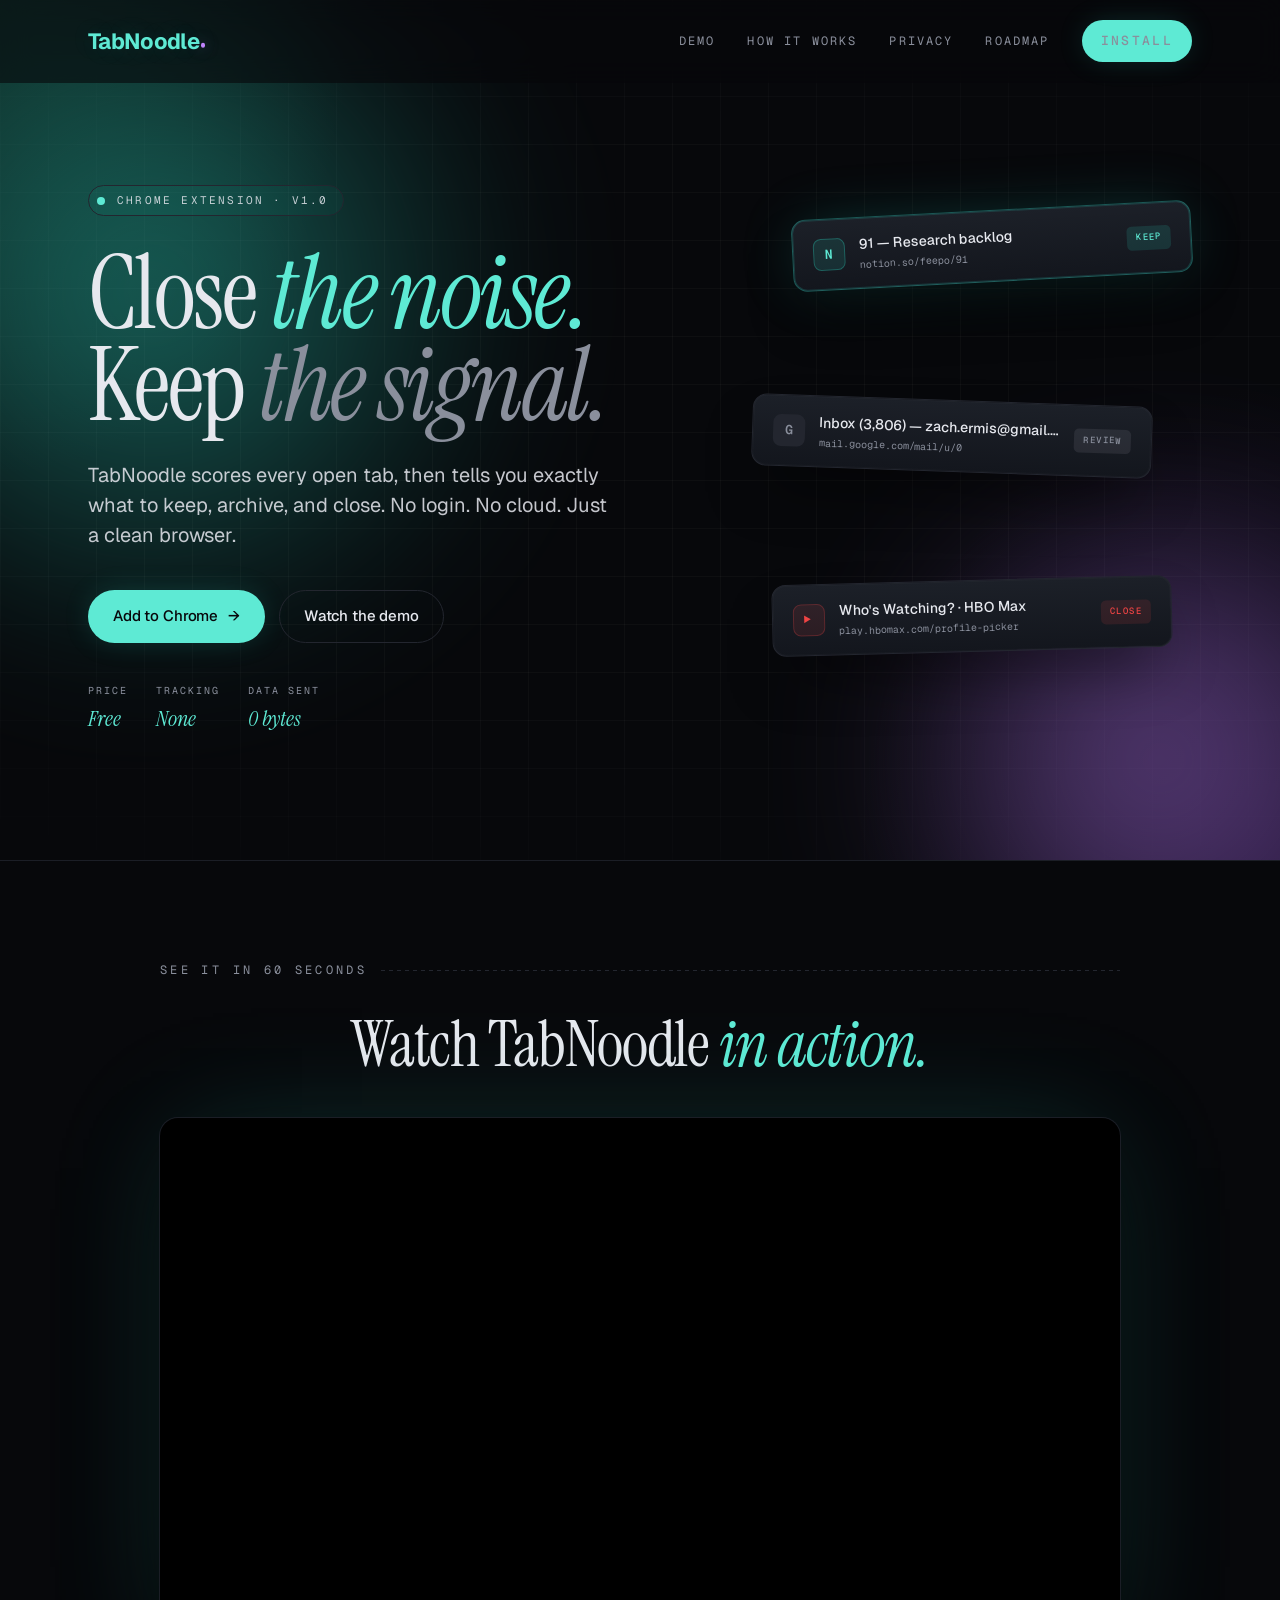
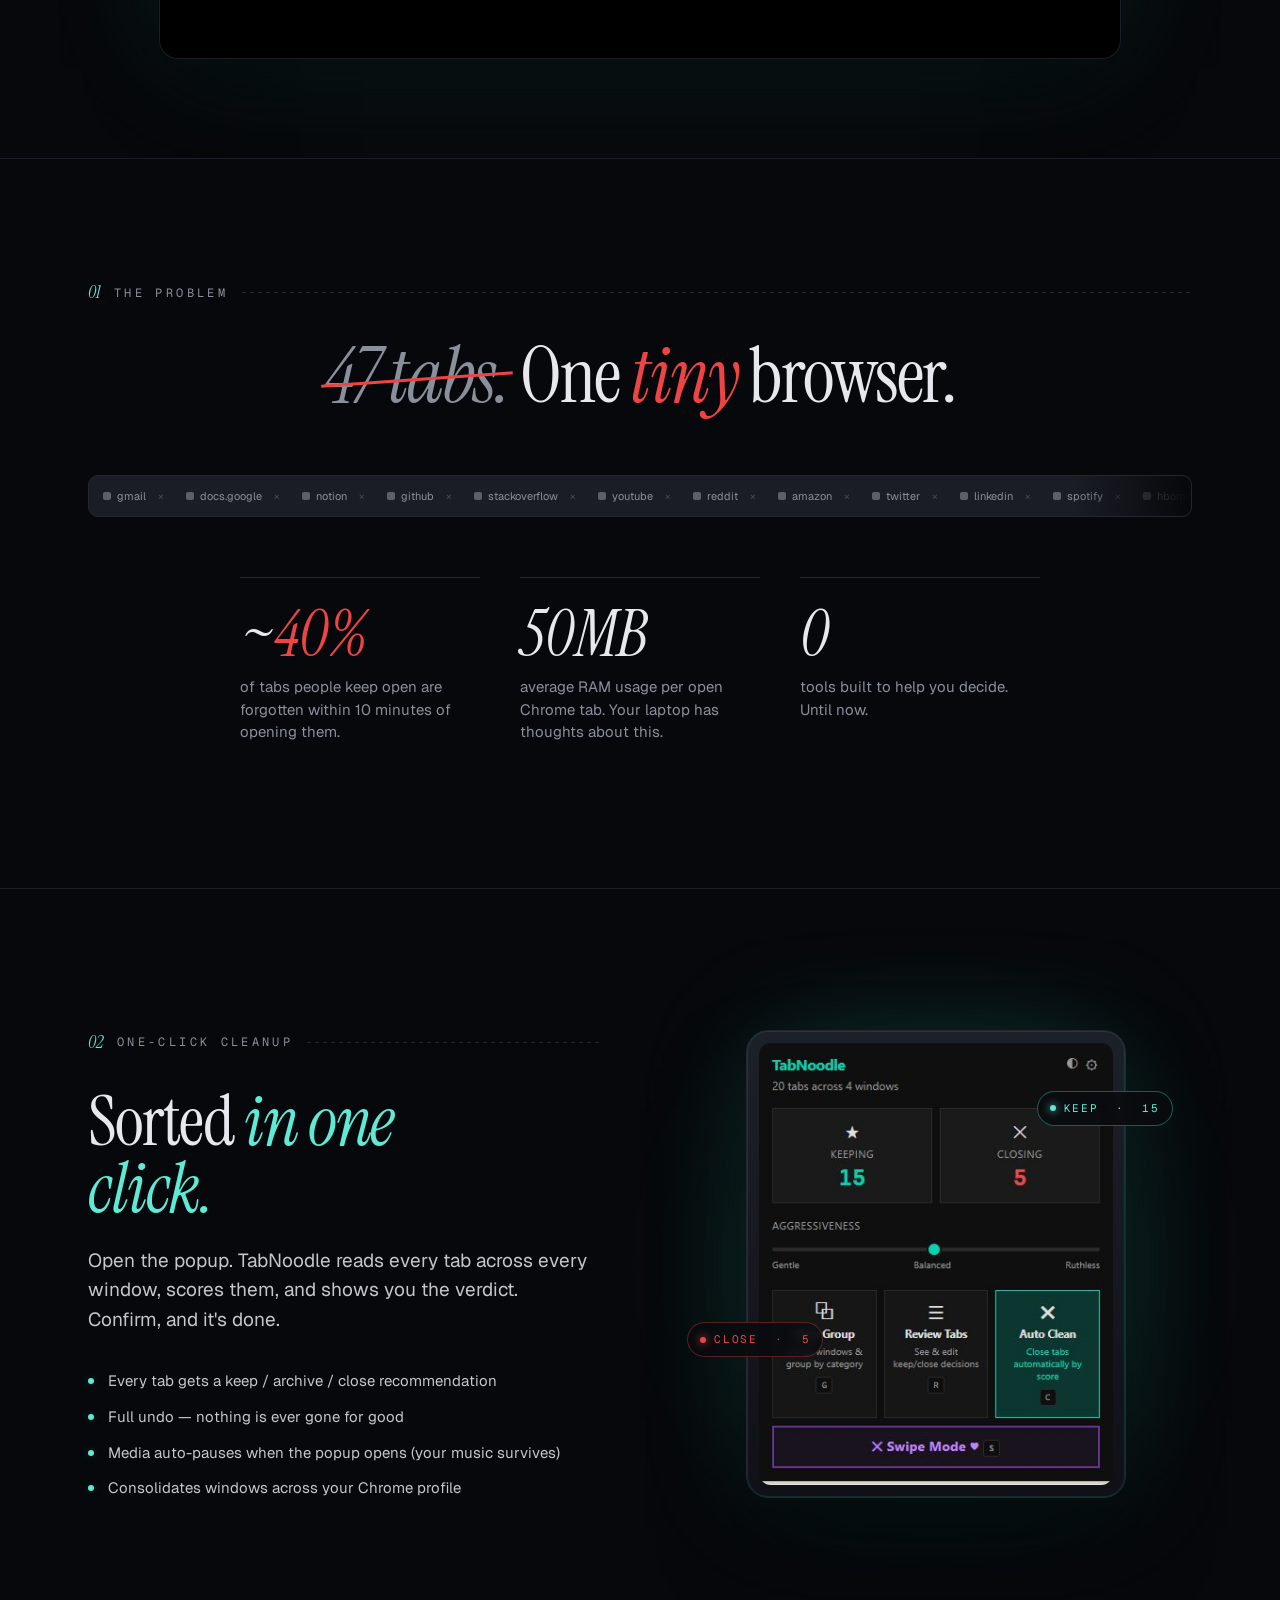
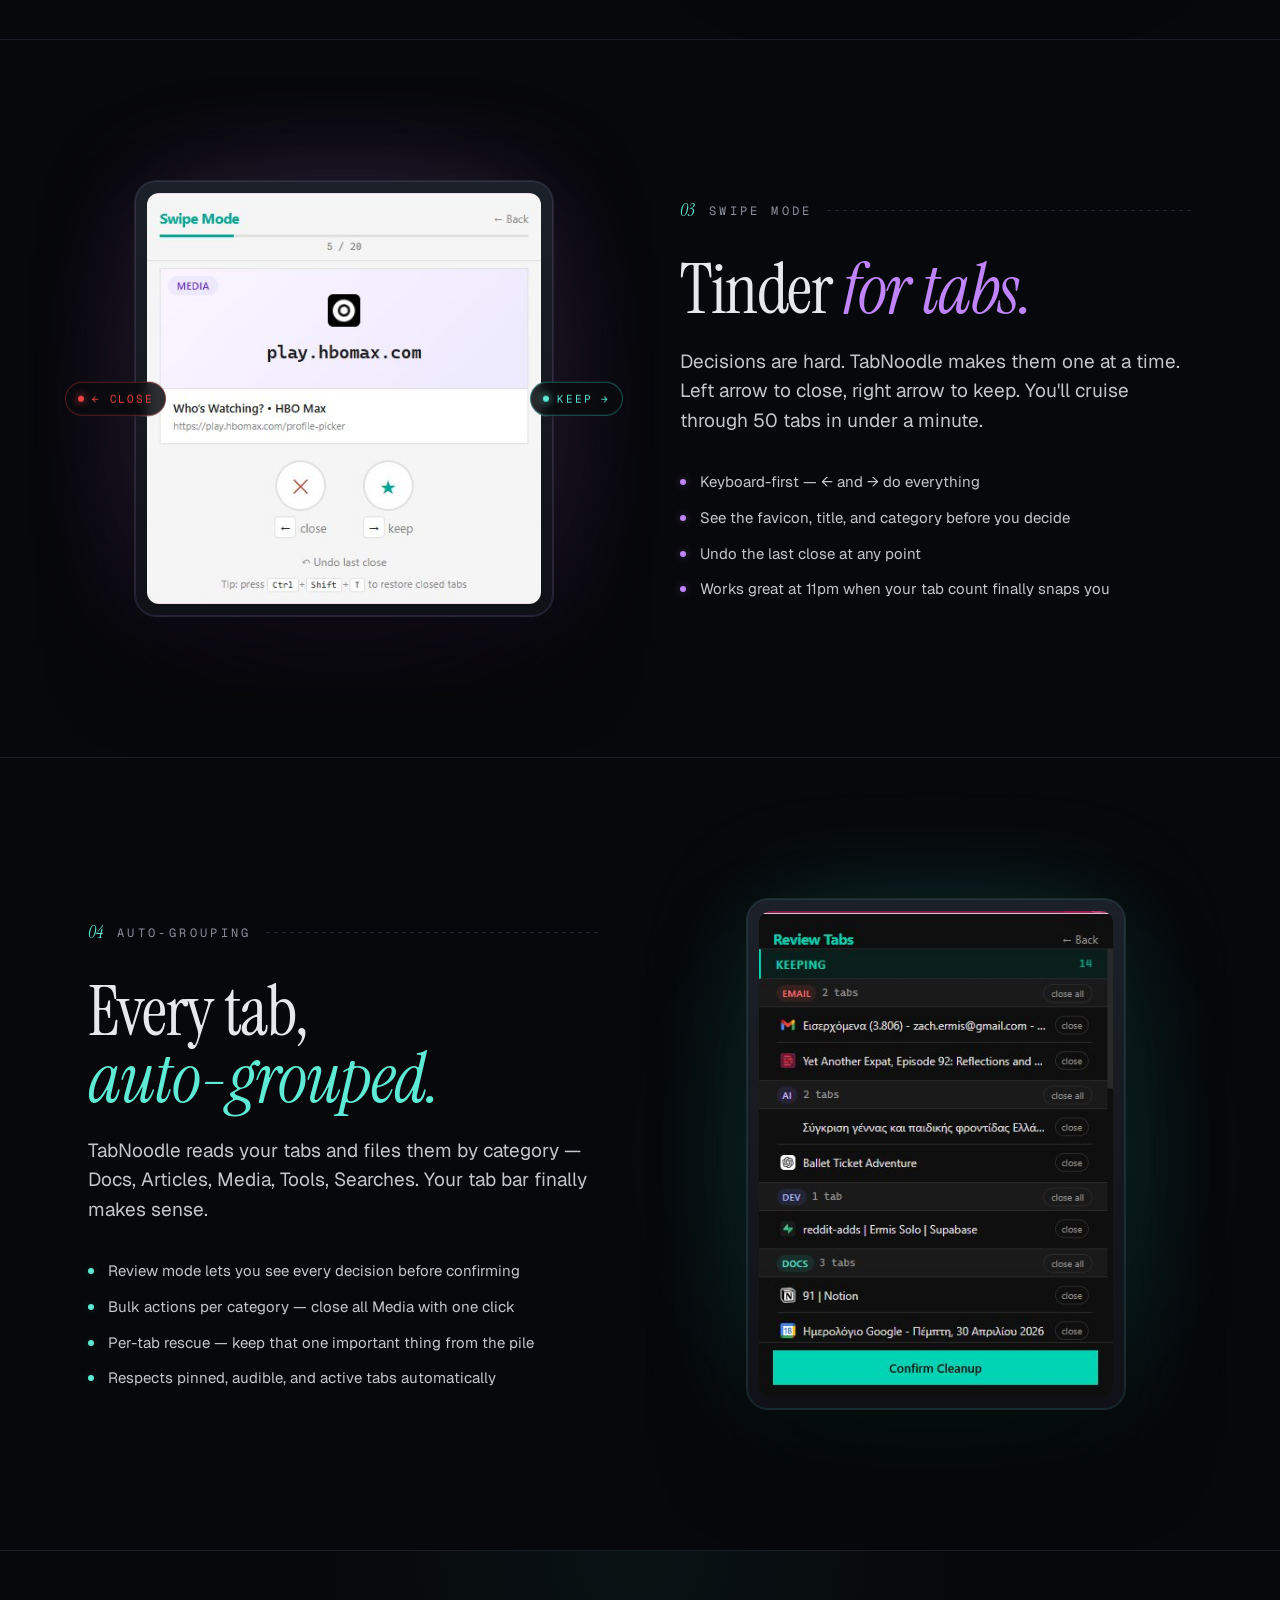
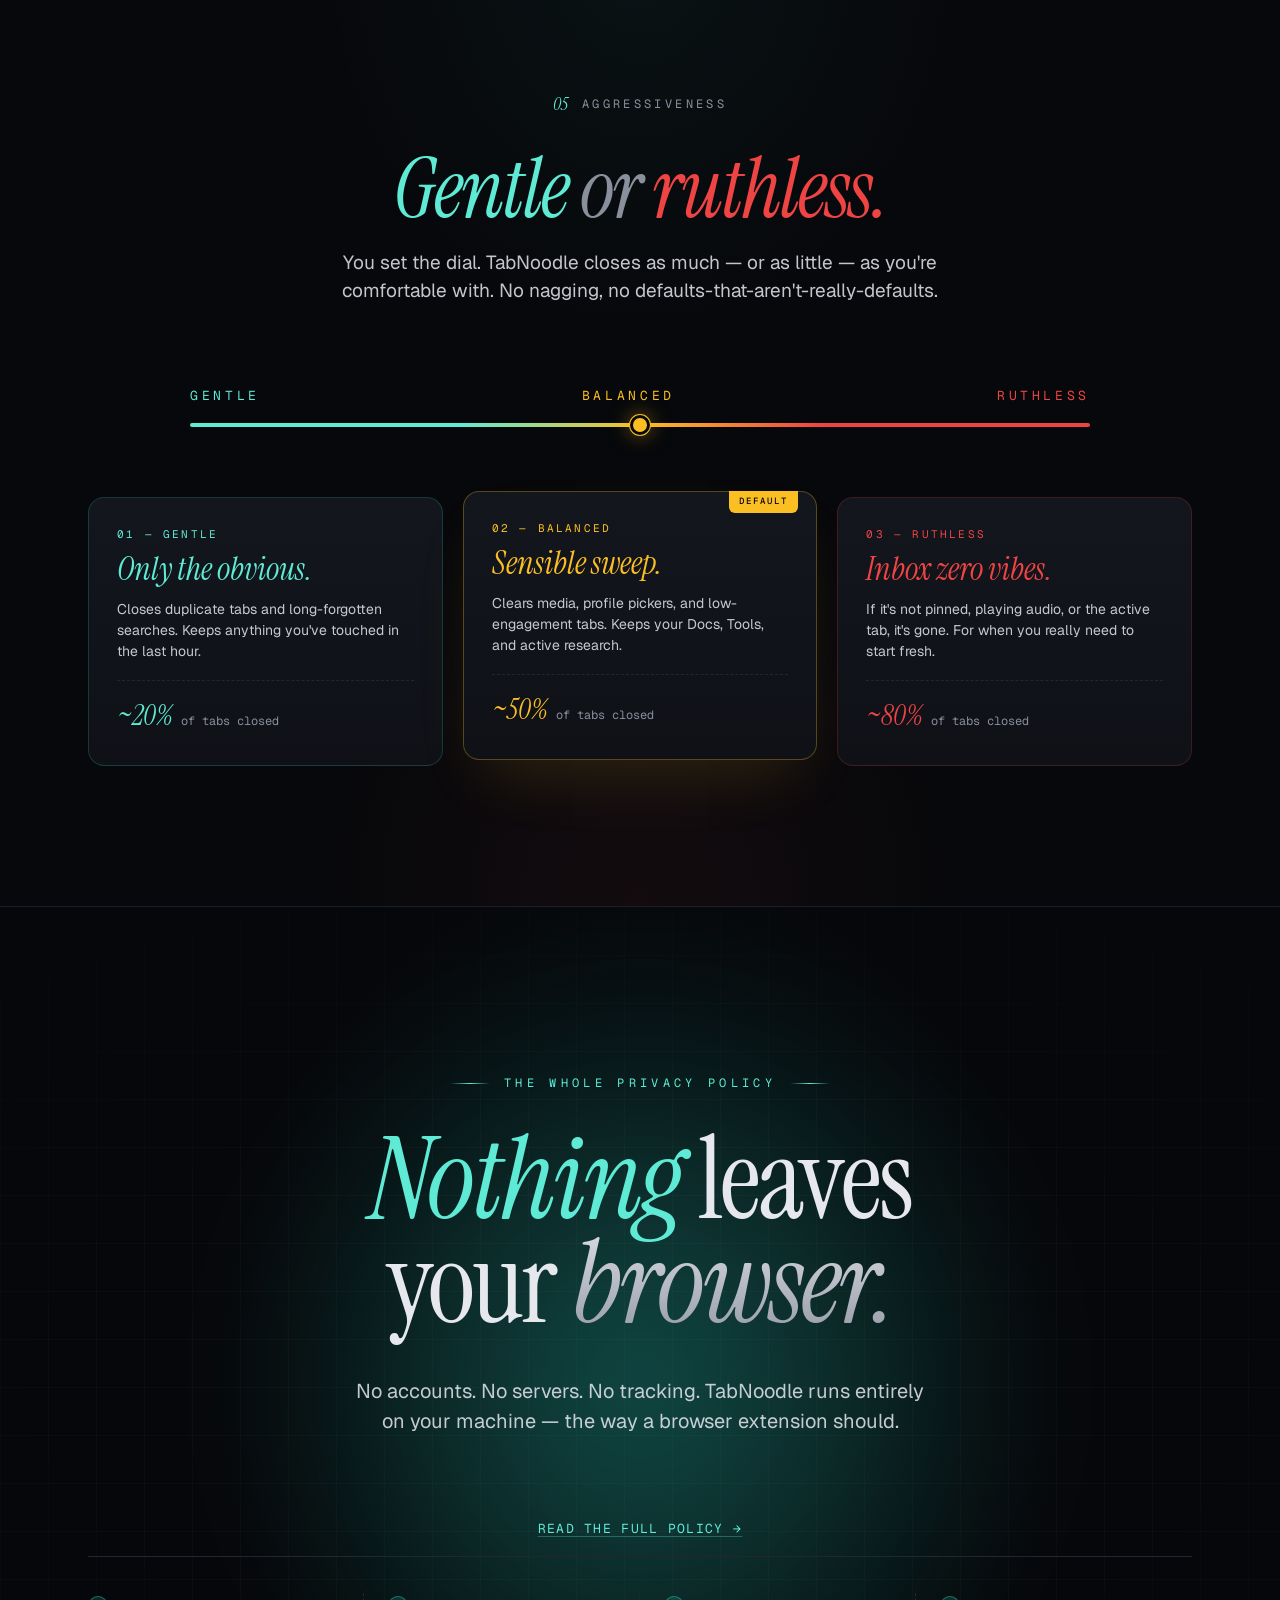
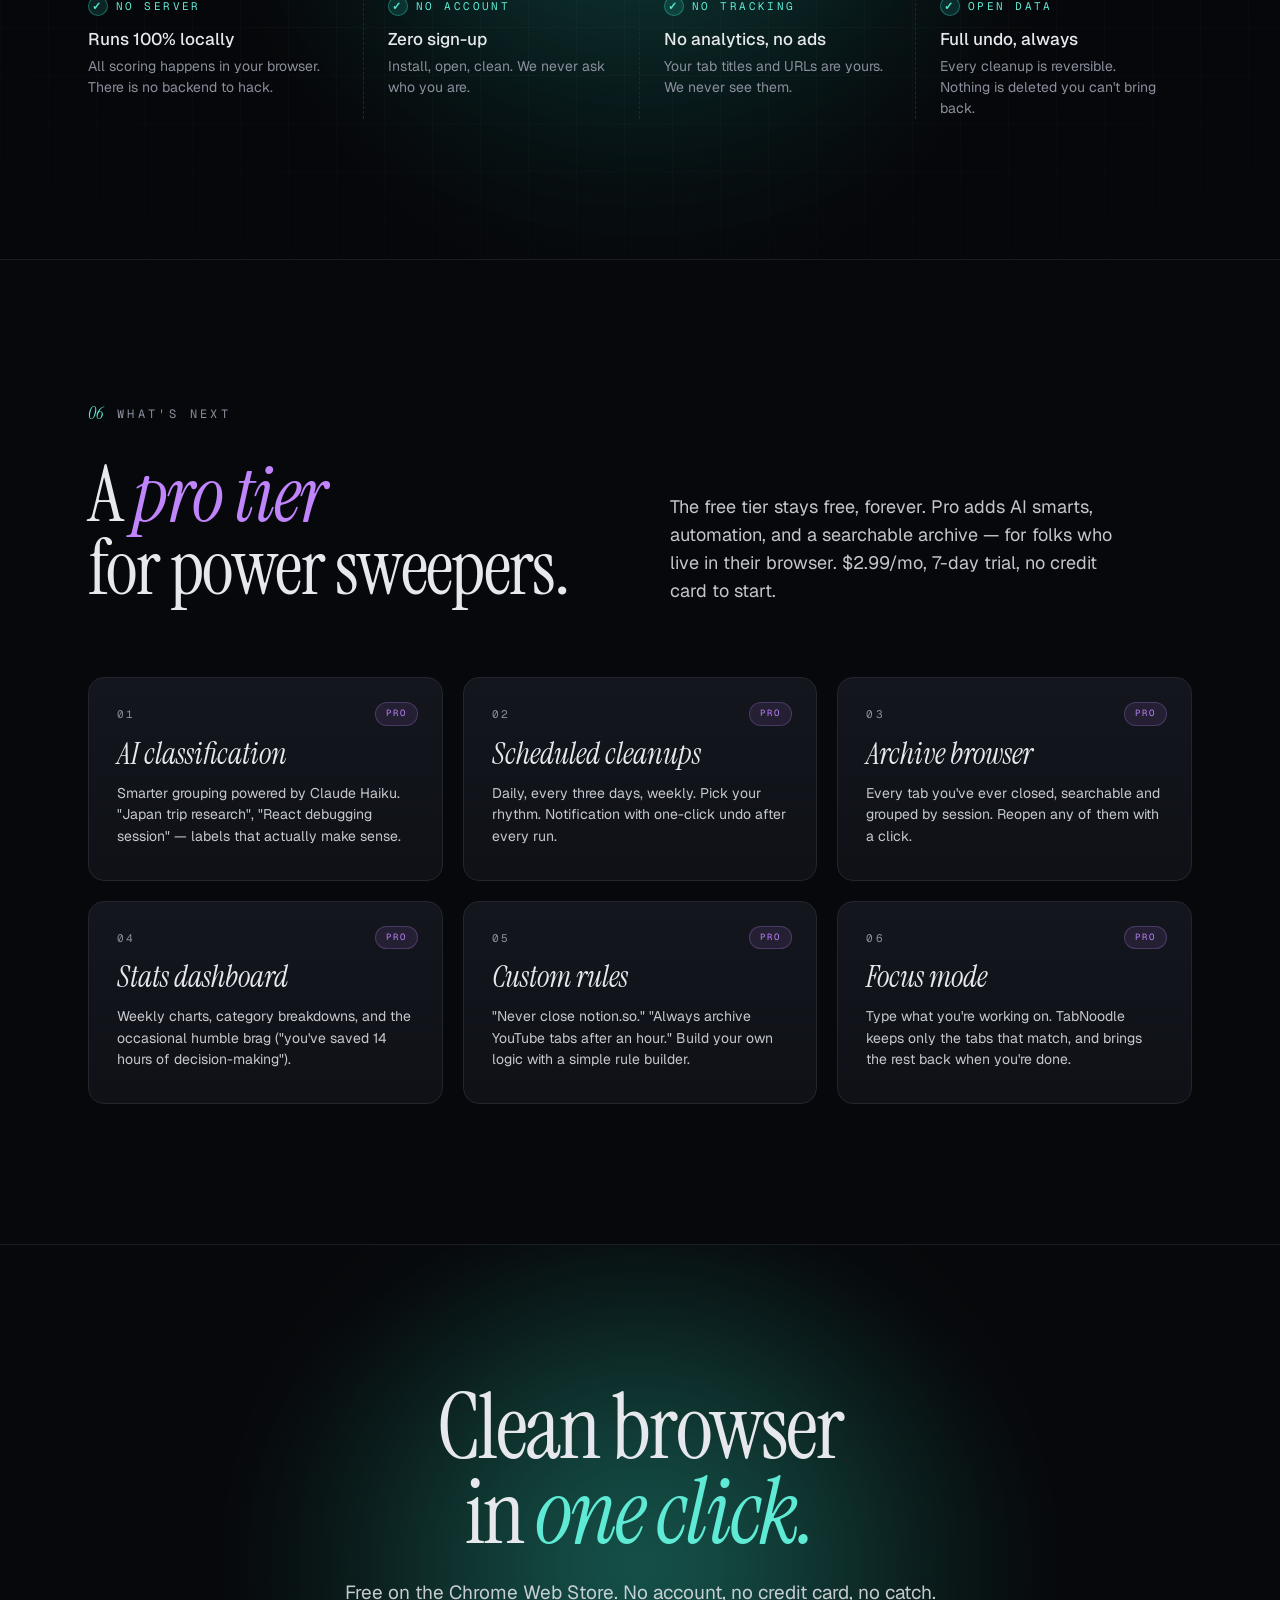
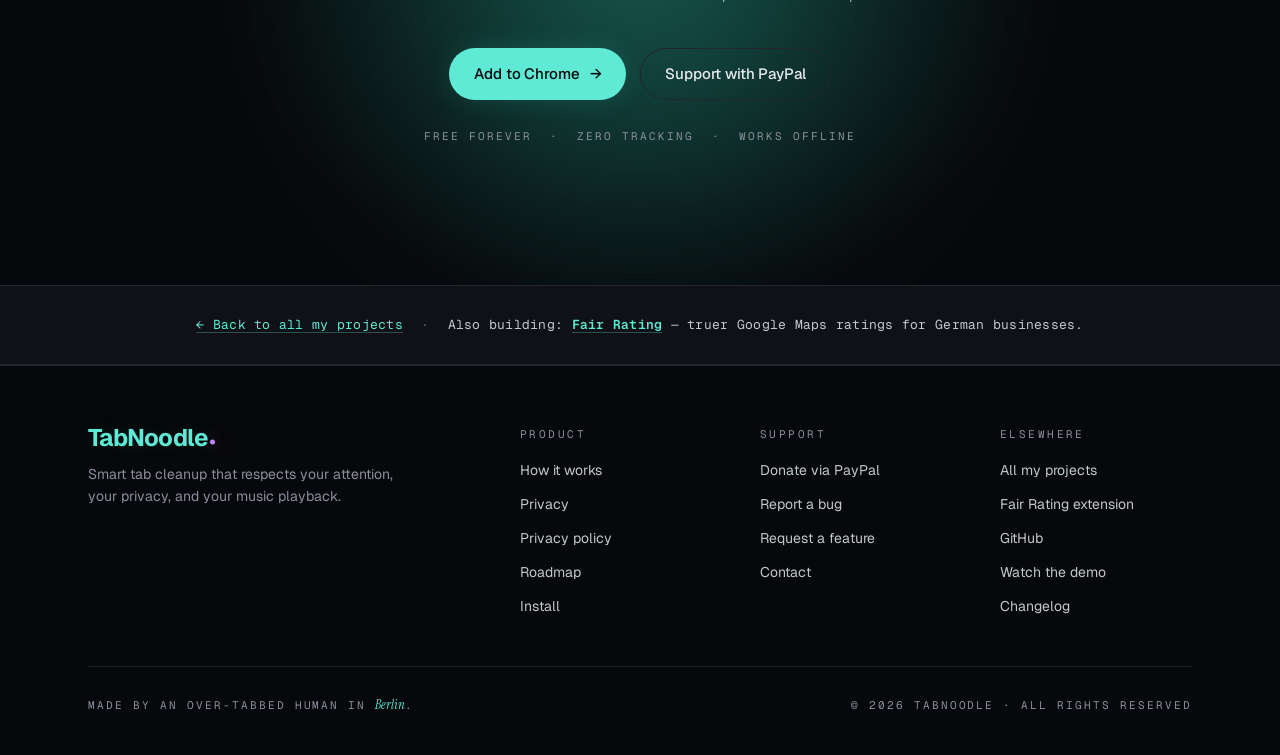
<file: index.html>
<!doctype html>
<html lang="en">
<head>
<meta charset="utf-8">
<meta name="viewport" content="width=device-width, initial-scale=1">
<title>TabNoodle — Close the noise. Keep the signal.</title>
<meta name="description" content="Smart tab cleanup for Chrome. Scores every tab, groups the keepers, and lets you swipe the rest away. No accounts. Private by default.">
<meta property="og:title" content="TabNoodle — One-click tab cleanup">
<meta property="og:description" content="You have 47 tabs. 12 matter. TabNoodle knows which.">
<meta property="og:image" content="assets/promo-marquee-1400x560.png">
<meta property="og:type" content="website">
<link rel="icon" type="image/png" href="favicon.png">
<link rel="stylesheet" href="styles.css">
</head>
<body>

<!-- ================================================================
     NAV
     ================================================================ -->
<nav class="nav" id="nav">
  <a href="#top" class="wordmark">
    TabNoodle<span class="dot"></span>
  </a>
  <div class="nav-links">
    <a href="#demo">Demo</a>
    <a href="#how">How it works</a>
    <a href="#privacy">Privacy</a>
    <a href="#roadmap">Roadmap</a>
    <a href="#install" class="btn btn-primary">Install</a>
  </div>
</nav>

<!-- ================================================================
     HERO
     ================================================================ -->
<section class="hero" id="top">
  <div class="grid-bg"></div>
  <div class="glow teal"></div>
  <div class="glow plum"></div>

  <div class="hero-inner">
    <div>
      <div class="hero-kicker">
        <span class="pulse"></span>
        <span>Chrome Extension · v1.0</span>
      </div>
      <h1>
        Close <em>the&nbsp;noise.</em><br>
        Keep <span class="soft">the&nbsp;signal.</span>
      </h1>
      <p class="lead">
        TabNoodle scores every open tab, then tells you exactly what to keep, archive, and close. No login. No cloud. Just a clean browser.
      </p>
      <div class="hero-ctas">
        <a href="#install" class="btn btn-primary">
          Add to Chrome
          <span aria-hidden="true">→</span>
        </a>
        <a href="#demo" class="btn btn-ghost">Watch the demo</a>
      </div>
      <div class="hero-meta">
        <div class="item">
          <span class="label">Price</span>
          <span class="val">Free</span>
        </div>
        <div class="item">
          <span class="label">Tracking</span>
          <span class="val">None</span>
        </div>
        <div class="item">
          <span class="label">Data sent</span>
          <span class="val">0 bytes</span>
        </div>
      </div>
    </div>

    <div class="hero-stage" aria-hidden="true">
      <div class="hero-tab keep">
        <div class="ico">N</div>
        <div class="body">
          <div class="title">91 — Research backlog</div>
          <div class="url">notion.so/feepo/91</div>
        </div>
        <div class="badge">Keep</div>
      </div>
      <div class="hero-tab review">
        <div class="ico">G</div>
        <div class="body">
          <div class="title">Inbox (3,806) — zach.ermis@gmail.com</div>
          <div class="url">mail.google.com/mail/u/0</div>
        </div>
        <div class="badge">Review</div>
      </div>
      <div class="hero-tab close">
        <div class="ico">▶</div>
        <div class="body">
          <div class="title">Who's Watching? · HBO Max</div>
          <div class="url">play.hbomax.com/profile-picker</div>
        </div>
        <div class="badge">Close</div>
      </div>
    </div>
  </div>
</section>

<!-- ================================================================
     DEMO VIDEO
     ================================================================ -->
<section class="demo" id="demo">
  <div class="demo-inner">
    <div class="section-head" style="justify-content: center;">
      <span class="kicker">See it in 60 seconds</span>
      <span class="rule"></span>
    </div>
    <h2 class="demo-h2">Watch TabNoodle <em>in action.</em></h2>
    <div class="demo-frame">
      <iframe
        src="https://www.youtube-nocookie.com/embed/09V-6yI2r0Y?rel=0&modestbranding=1"
        title="TabNoodle demo"
        loading="lazy"
        allow="accelerometer; autoplay; clipboard-write; encrypted-media; gyroscope; picture-in-picture; web-share"
        referrerpolicy="strict-origin-when-cross-origin"
        allowfullscreen></iframe>
    </div>
  </div>
</section>

<!-- ================================================================
     PROBLEM
     ================================================================ -->
<section class="problem">
  <div class="problem-inner">
    <div class="section-head">
      <span class="step-n">01</span>
      <span class="kicker">The Problem</span>
      <span class="rule"></span>
    </div>
    <h2>
      <span class="strike">47 tabs.</span> One <em>tiny</em> browser.
    </h2>

    <div class="tabbar-demo" aria-hidden="true">
      <div class="demo-tab">gmail<span class="x">×</span></div>
      <div class="demo-tab">docs.google<span class="x">×</span></div>
      <div class="demo-tab">notion<span class="x">×</span></div>
      <div class="demo-tab">github<span class="x">×</span></div>
      <div class="demo-tab">stackoverflow<span class="x">×</span></div>
      <div class="demo-tab">youtube<span class="x">×</span></div>
      <div class="demo-tab">reddit<span class="x">×</span></div>
      <div class="demo-tab">amazon<span class="x">×</span></div>
      <div class="demo-tab">twitter<span class="x">×</span></div>
      <div class="demo-tab">linkedin<span class="x">×</span></div>
      <div class="demo-tab">spotify<span class="x">×</span></div>
      <div class="demo-tab">hbomax<span class="x">×</span></div>
      <div class="demo-tab">booking<span class="x">×</span></div>
      <div class="demo-tab">wikipedia<span class="x">×</span></div>
      <div class="demo-tab">arxiv<span class="x">×</span></div>
      <div class="demo-tab">figma<span class="x">×</span></div>
      <div class="demo-tab">slack<span class="x">×</span></div>
      <div class="demo-tab">claude<span class="x">×</span></div>
      <div class="demo-tab">supabase<span class="x">×</span></div>
      <div class="demo-tab">airbnb<span class="x">×</span></div>
    </div>

    <div class="problem-stats">
      <div class="problem-stat">
        <div class="big">~<em>40%</em></div>
        <p>of tabs people keep open are forgotten within 10 minutes of opening them.</p>
      </div>
      <div class="problem-stat">
        <div class="big">50MB</div>
        <p>average RAM usage per open Chrome tab. Your laptop has thoughts about this.</p>
      </div>
      <div class="problem-stat">
        <div class="big">0</div>
        <p>tools built to help you decide. Until now.</p>
      </div>
    </div>
  </div>
</section>

<!-- ================================================================
     FEAT 1 — ONE-CLICK (how it works)
     ================================================================ -->
<section class="feat" id="how">
  <div class="feat-inner">
    <div class="feat-copy">
      <div class="section-head">
        <span class="step-n">02</span>
        <span class="kicker">One-Click Cleanup</span>
        <span class="rule"></span>
      </div>
      <h2>Sorted <em>in one<br>click.</em></h2>
      <p class="lead">
        Open the popup. TabNoodle reads every tab across every window, scores them, and shows you the verdict. Confirm, and it's done.
      </p>
      <ul class="feat-list">
        <li>Every tab gets a keep / archive / close recommendation</li>
        <li>Full undo — nothing is ever gone for good</li>
        <li>Media auto-pauses when the popup opens (your music survives)</li>
        <li>Consolidates windows across your Chrome profile</li>
      </ul>
    </div>

    <div class="feat-visual">
      <div class="glow-seeker"><div class="glow teal"></div></div>
      <div class="device popup teal-glow">
        <img src="assets/ui-popup.png" alt="TabNoodle popup showing 20 tabs across 4 windows, with 15 to keep and 5 to close">
        <div class="callout teal" style="top: 60px; right: -48px;">Keep &nbsp;·&nbsp; 15</div>
        <div class="callout ember" style="bottom: 140px; left: -60px;">Close &nbsp;·&nbsp; 5</div>
      </div>
    </div>
  </div>
</section>

<!-- ================================================================
     FEAT 2 — SWIPE
     ================================================================ -->
<section class="feat reverse">
  <div class="feat-inner">
    <div class="feat-copy">
      <div class="section-head">
        <span class="step-n">03</span>
        <span class="kicker">Swipe Mode</span>
        <span class="rule"></span>
      </div>
      <h2>Tinder <span class="plum">for&nbsp;tabs.</span></h2>
      <p class="lead">
        Decisions are hard. TabNoodle makes them one at a time. Left arrow to close, right arrow to keep. You'll cruise through 50 tabs in under a minute.
      </p>
      <ul class="feat-list">
        <li class="plum">Keyboard-first — ← and → do everything</li>
        <li class="plum">See the favicon, title, and category before you decide</li>
        <li class="plum">Undo the last close at any point</li>
        <li class="plum">Works great at 11pm when your tab count finally snaps you</li>
      </ul>
    </div>

    <div class="feat-visual">
      <div class="glow-seeker"><div class="glow plum"></div></div>
      <div class="device swipe plum-glow">
        <img src="assets/ui-swipe.png" alt="TabNoodle swipe mode showing a media tab for play.hbomax.com with close and keep buttons">
        <div class="callout ember" style="top: 50%; left: -70px; transform: translateY(-50%);">← Close</div>
        <div class="callout teal" style="top: 50%; right: -70px; transform: translateY(-50%);">Keep →</div>
      </div>
    </div>
  </div>
</section>

<!-- ================================================================
     FEAT 3 — GROUPS
     ================================================================ -->
<section class="feat">
  <div class="feat-inner">
    <div class="feat-copy">
      <div class="section-head">
        <span class="step-n">04</span>
        <span class="kicker">Auto-Grouping</span>
        <span class="rule"></span>
      </div>
      <h2>Every tab,<br><em>auto-grouped.</em></h2>
      <p class="lead">
        TabNoodle reads your tabs and files them by category — Docs, Articles, Media, Tools, Searches. Your tab bar finally makes sense.
      </p>
      <ul class="feat-list">
        <li>Review mode lets you see every decision before confirming</li>
        <li>Bulk actions per category — close all Media with one click</li>
        <li>Per-tab rescue — keep that one important thing from the pile</li>
        <li>Respects pinned, audible, and active tabs automatically</li>
      </ul>
    </div>

    <div class="feat-visual">
      <div class="glow-seeker"><div class="glow teal"></div></div>
      <div class="device review teal-glow">
        <img src="assets/ui-review.png" alt="TabNoodle review panel showing tabs grouped into Email, AI, Dev, and Docs categories">
      </div>
    </div>
  </div>
</section>

<!-- ================================================================
     CONTROL
     ================================================================ -->
<section class="control">
  <div class="control-inner">
    <div class="section-head" style="justify-content: center;">
      <span class="step-n">05</span>
      <span class="kicker">Aggressiveness</span>
    </div>
    <h2><em class="gentle">Gentle</em> <span class="or">or</span> <em class="ruthless">ruthless.</em></h2>
    <p class="lead">
      You set the dial. TabNoodle closes as much — or as little — as you're comfortable with. No nagging, no defaults-that-aren't-really-defaults.
    </p>

    <div class="slider-wrap">
      <div class="slider-labels">
        <span class="l">Gentle</span>
        <span class="m">Balanced</span>
        <span class="r">Ruthless</span>
      </div>
      <div class="slider-track">
        <div class="handle"></div>
      </div>
    </div>

    <div class="modes">
      <div class="mode gentle">
        <div class="m-label">01 — Gentle</div>
        <div class="m-title">Only the obvious.</div>
        <div class="m-body">Closes duplicate tabs and long-forgotten searches. Keeps anything you've touched in the last hour.</div>
        <div class="m-stat"><b>~20%</b> of tabs closed</div>
      </div>
      <div class="mode balanced">
        <div class="m-label">02 — Balanced</div>
        <div class="m-title">Sensible sweep.</div>
        <div class="m-body">Clears media, profile pickers, and low-engagement tabs. Keeps your Docs, Tools, and active research.</div>
        <div class="m-stat"><b>~50%</b> of tabs closed</div>
      </div>
      <div class="mode ruthless">
        <div class="m-label">03 — Ruthless</div>
        <div class="m-title">Inbox zero vibes.</div>
        <div class="m-body">If it's not pinned, playing audio, or the active tab, it's gone. For when you really need to start fresh.</div>
        <div class="m-stat"><b>~80%</b> of tabs closed</div>
      </div>
    </div>
  </div>
</section>

<!-- ================================================================
     PRIVACY
     ================================================================ -->
<section class="privacy" id="privacy">
  <div class="grid-bg"></div>
  <div class="glow teal"></div>

  <div class="privacy-inner">
    <div class="kicker-line">The Whole Privacy Policy</div>
    <h2>
      <span class="nothing">Nothing</span> leaves<br>
      your <span class="browser">browser.</span>
    </h2>
    <p class="lead">
      No accounts. No servers. No tracking. TabNoodle runs entirely on your machine — the way a browser extension should.
    </p>

    <p style="margin-top: 16px;"><a href="privacy.html" style="color: var(--teal-bright); text-decoration: underline; text-decoration-color: rgba(94,234,212,0.3); text-underline-offset: 3px; font-family: var(--font-mono); font-size: 13px; letter-spacing: 0.1em; text-transform: uppercase;">Read the full policy →</a></p>

    <div class="privacy-facts">
      <div class="pfact">
        <div class="check">No server</div>
        <h4>Runs 100% locally</h4>
        <p>All scoring happens in your browser. There is no backend to hack.</p>
      </div>
      <div class="pfact">
        <div class="check">No account</div>
        <h4>Zero sign-up</h4>
        <p>Install, open, clean. We never ask who you are.</p>
      </div>
      <div class="pfact">
        <div class="check">No tracking</div>
        <h4>No analytics, no ads</h4>
        <p>Your tab titles and URLs are yours. We never see them.</p>
      </div>
      <div class="pfact">
        <div class="check">Open data</div>
        <h4>Full undo, always</h4>
        <p>Every cleanup is reversible. Nothing is deleted you can't bring back.</p>
      </div>
    </div>
  </div>
</section>

<!-- ================================================================
     ROADMAP
     ================================================================ -->
<section class="roadmap" id="roadmap">
  <div class="roadmap-inner">
    <div class="roadmap-head">
      <div>
        <div class="section-head">
          <span class="step-n">06</span>
          <span class="kicker">What's Next</span>
        </div>
        <h2>A <em>pro tier</em><br>for power sweepers.</h2>
      </div>
      <p class="sub">
        The free tier stays free, forever. Pro adds AI smarts, automation, and a searchable archive — for folks who live in their browser. $2.99/mo, 7-day trial, no credit card to start.
      </p>
    </div>

    <div class="roadmap-grid">
      <div class="rm-card">
        <div class="rm-tag">Pro</div>
        <div class="rm-num">01</div>
        <h3>AI classification</h3>
        <p>Smarter grouping powered by Claude Haiku. "Japan trip research", "React debugging session" — labels that actually make sense.</p>
      </div>
      <div class="rm-card">
        <div class="rm-tag">Pro</div>
        <div class="rm-num">02</div>
        <h3>Scheduled cleanups</h3>
        <p>Daily, every three days, weekly. Pick your rhythm. Notification with one-click undo after every run.</p>
      </div>
      <div class="rm-card">
        <div class="rm-tag">Pro</div>
        <div class="rm-num">03</div>
        <h3>Archive browser</h3>
        <p>Every tab you've ever closed, searchable and grouped by session. Reopen any of them with a click.</p>
      </div>
      <div class="rm-card">
        <div class="rm-tag">Pro</div>
        <div class="rm-num">04</div>
        <h3>Stats dashboard</h3>
        <p>Weekly charts, category breakdowns, and the occasional humble brag ("you've saved 14 hours of decision-making").</p>
      </div>
      <div class="rm-card">
        <div class="rm-tag">Pro</div>
        <div class="rm-num">05</div>
        <h3>Custom rules</h3>
        <p>"Never close notion.so." "Always archive YouTube tabs after an hour." Build your own logic with a simple rule builder.</p>
      </div>
      <div class="rm-card">
        <div class="rm-tag">Pro</div>
        <div class="rm-num">06</div>
        <h3>Focus mode</h3>
        <p>Type what you're working on. TabNoodle keeps only the tabs that match, and brings the rest back when you're done.</p>
      </div>
    </div>
  </div>
</section>

<!-- ================================================================
     CTA
     ================================================================ -->
<section class="cta" id="install">
  <div class="glow teal"></div>
  <div class="cta-inner">
    <h2>Clean browser<br>in <em>one click.</em></h2>
    <p class="lead">
      Free on the Chrome Web Store. No account, no credit card, no catch.
    </p>
    <div class="cta-ctas">
      <a href="https://chromewebstore.google.com/detail/tabnoodle/epoikklamalfllgjoclebpflgcbglmcl" class="btn btn-primary" target="_blank" rel="noopener">
        Add to Chrome
        <span aria-hidden="true">→</span>
      </a>
      <a href="https://paypal.me/hdfp" class="btn btn-ghost" target="_blank" rel="noopener">
        Support with PayPal
      </a>
    </div>
    <div class="cta-note">Free forever &nbsp;·&nbsp; Zero tracking &nbsp;·&nbsp; Works offline</div>
  </div>
</section>

<!-- ================================================================
     MORE PROJECTS BANNER
     ================================================================ -->
<section class="more-projects">
  <p>
    <a href="https://ennui92.github.io/ermis-dev/">&larr; Back to all my projects</a>
    <span class="dot">&middot;</span>
    Also building:
    <a href="https://ennui92.github.io/fair-rating-extension/"><strong>Fair Rating</strong></a>
    &mdash; truer Google Maps ratings for German businesses.
  </p>
</section>

<!-- ================================================================
     FOOTER
     ================================================================ -->
<footer>
  <div class="footer-inner">
    <div class="footer-brand">
      <a href="#top" class="wordmark">
        TabNoodle<span class="dot"></span>
      </a>
      <p>Smart tab cleanup that respects your attention, your privacy, and your music playback.</p>
    </div>
    <div class="footer-col">
      <h5>Product</h5>
      <ul>
        <li><a href="#how">How it works</a></li>
        <li><a href="#privacy">Privacy</a></li>
        <li><a href="privacy.html">Privacy policy</a></li>
        <li><a href="#roadmap">Roadmap</a></li>
        <li><a href="#install">Install</a></li>
      </ul>
    </div>
    <div class="footer-col">
      <h5>Support</h5>
      <ul>
        <li><a href="https://paypal.me/hdfp" target="_blank" rel="noopener">Donate via PayPal</a></li>
        <li><a href="mailto:zach.ermis@gmail.com?subject=TabNoodle%20bug%20report">Report a bug</a></li>
        <li><a href="mailto:zach.ermis@gmail.com?subject=TabNoodle%20feature%20request">Request a feature</a></li>
        <li><a href="mailto:zach.ermis@gmail.com">Contact</a></li>
      </ul>
    </div>
    <div class="footer-col">
      <h5>Elsewhere</h5>
      <ul>
        <li><a href="https://ennui92.github.io/ermis-dev/" target="_blank" rel="noopener">All my projects</a></li>
        <li><a href="https://ennui92.github.io/fair-rating-extension/" target="_blank" rel="noopener">Fair Rating extension</a></li>
        <li><a href="https://github.com/Ennui92" target="_blank" rel="noopener">GitHub</a></li>
        <li><a href="https://youtu.be/09V-6yI2r0Y" target="_blank" rel="noopener">Watch the demo</a></li>
        <li><a href="https://github.com/Ennui92/tabnoodle-site/commits/main" target="_blank" rel="noopener">Changelog</a></li>
      </ul>
    </div>
  </div>
  <div class="footer-bottom">
    <div class="made">Made by an over-tabbed human in <em>Berlin</em>.</div>
    <div class="made">© 2026 TabNoodle · All rights reserved</div>
  </div>
</footer>

<script>
  // Nav gets a border-bottom once you scroll past the hero
  const nav = document.getElementById('nav');
  window.addEventListener('scroll', () => {
    if (window.scrollY > 20) nav.classList.add('scrolled');
    else nav.classList.remove('scrolled');
  }, { passive: true });
</script>

</body>
</html>
</file>
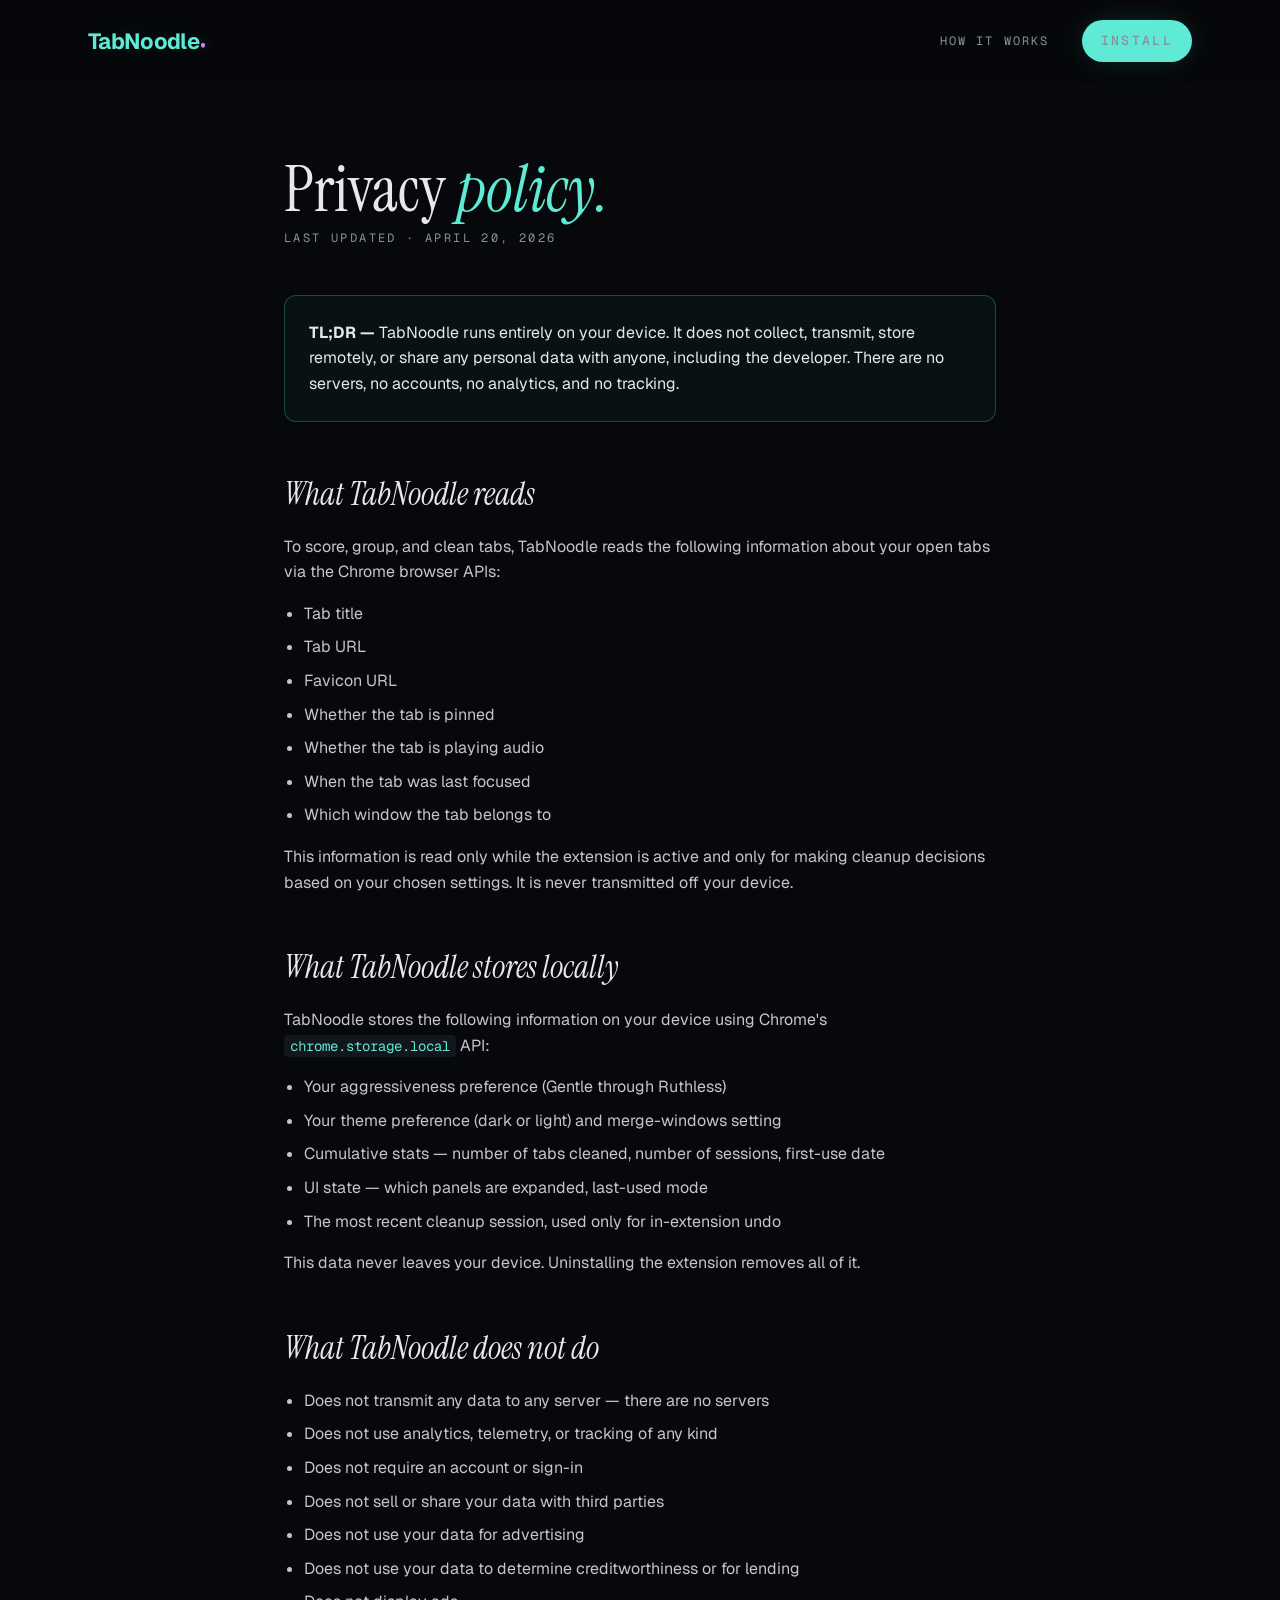
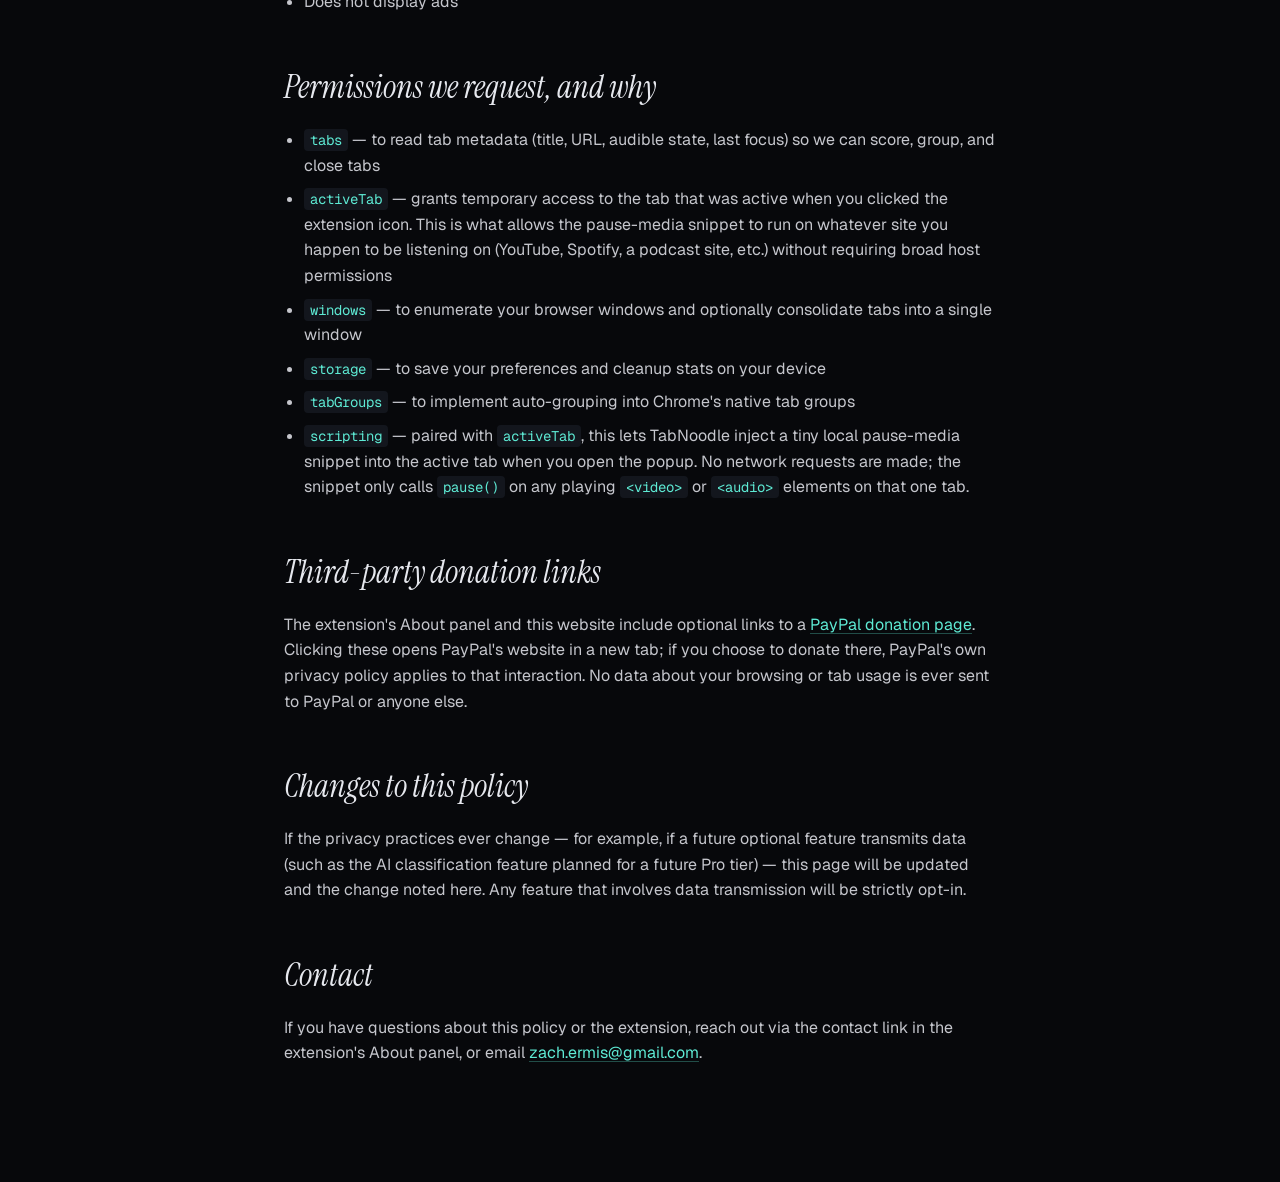
<file: privacy.html>
<!doctype html>
<html lang="en">
<head>
<meta charset="utf-8">
<meta name="viewport" content="width=device-width, initial-scale=1">
<title>TabNoodle — Privacy Policy</title>
<meta name="description" content="TabNoodle's privacy policy. TabNoodle runs entirely on your device — no servers, no accounts, no tracking.">
<link rel="icon" type="image/png" href="favicon.png">
<link rel="stylesheet" href="styles.css">
<style>
  .legal { max-width: 760px; margin: 0 auto; padding: 160px 24px 100px; }
  .legal h1 { font-family: var(--font-display); font-size: 64px; line-height: 0.95; margin: 0 0 8px; font-weight: 400; }
  .legal h1 em { font-style: italic; color: var(--teal-bright); }
  .legal .updated { font-family: var(--font-mono); font-size: 12px; letter-spacing: 0.2em; text-transform: uppercase; color: var(--fog); margin-bottom: 48px; }
  .legal h2 { font-family: var(--font-display); font-style: italic; font-size: 32px; margin: 48px 0 16px; font-weight: 400; color: var(--bone); }
  .legal p, .legal li { font-size: 16px; line-height: 1.6; color: var(--bone-dim); }
  .legal ul { padding-left: 20px; }
  .legal li { margin-bottom: 8px; }
  .legal code { font-family: var(--font-mono); font-size: 14px; background: var(--ink-3); padding: 2px 6px; border-radius: 4px; color: var(--teal-bright); }
  .legal a { color: var(--teal-bright); text-decoration: underline; text-decoration-color: rgba(94,234,212,0.3); text-underline-offset: 3px; }
  .legal a:hover { text-decoration-color: var(--teal-bright); }
  .legal .tldr { padding: 24px; border: 1px solid rgba(45,212,191,0.3); border-radius: 12px; background: rgba(45,212,191,0.05); margin: 32px 0; }
  .legal .tldr p { margin: 0; color: var(--bone); }
</style>
</head>
<body>

<nav class="nav" id="nav">
  <a href="/tabnoodle-site/" class="wordmark">TabNoodle<span class="dot"></span></a>
  <div class="nav-links">
    <a href="/tabnoodle-site/#how">How it works</a>
    <a href="/tabnoodle-site/#install" class="btn btn-primary">Install</a>
  </div>
</nav>

<div class="legal">
  <h1>Privacy <em>policy.</em></h1>
  <div class="updated">Last updated · April 20, 2026</div>

  <div class="tldr">
    <p><strong>TL;DR —</strong> TabNoodle runs entirely on your device. It does not collect, transmit, store remotely, or share any personal data with anyone, including the developer. There are no servers, no accounts, no analytics, and no tracking.</p>
  </div>

  <h2>What TabNoodle reads</h2>
  <p>To score, group, and clean tabs, TabNoodle reads the following information about your open tabs via the Chrome browser APIs:</p>
  <ul>
    <li>Tab title</li>
    <li>Tab URL</li>
    <li>Favicon URL</li>
    <li>Whether the tab is pinned</li>
    <li>Whether the tab is playing audio</li>
    <li>When the tab was last focused</li>
    <li>Which window the tab belongs to</li>
  </ul>
  <p>This information is read only while the extension is active and only for making cleanup decisions based on your chosen settings. It is never transmitted off your device.</p>

  <h2>What TabNoodle stores locally</h2>
  <p>TabNoodle stores the following information on your device using Chrome's <code>chrome.storage.local</code> API:</p>
  <ul>
    <li>Your aggressiveness preference (Gentle through Ruthless)</li>
    <li>Your theme preference (dark or light) and merge-windows setting</li>
    <li>Cumulative stats — number of tabs cleaned, number of sessions, first-use date</li>
    <li>UI state — which panels are expanded, last-used mode</li>
    <li>The most recent cleanup session, used only for in-extension undo</li>
  </ul>
  <p>This data never leaves your device. Uninstalling the extension removes all of it.</p>

  <h2>What TabNoodle does not do</h2>
  <ul>
    <li>Does not transmit any data to any server — there are no servers</li>
    <li>Does not use analytics, telemetry, or tracking of any kind</li>
    <li>Does not require an account or sign-in</li>
    <li>Does not sell or share your data with third parties</li>
    <li>Does not use your data for advertising</li>
    <li>Does not use your data to determine creditworthiness or for lending</li>
    <li>Does not display ads</li>
  </ul>

  <h2>Permissions we request, and why</h2>
  <ul>
    <li><code>tabs</code> — to read tab metadata (title, URL, audible state, last focus) so we can score, group, and close tabs</li>
    <li><code>activeTab</code> — grants temporary access to the tab that was active when you clicked the extension icon. This is what allows the pause-media snippet to run on whatever site you happen to be listening on (YouTube, Spotify, a podcast site, etc.) without requiring broad host permissions</li>
    <li><code>windows</code> — to enumerate your browser windows and optionally consolidate tabs into a single window</li>
    <li><code>storage</code> — to save your preferences and cleanup stats on your device</li>
    <li><code>tabGroups</code> — to implement auto-grouping into Chrome's native tab groups</li>
    <li><code>scripting</code> — paired with <code>activeTab</code>, this lets TabNoodle inject a tiny local pause-media snippet into the active tab when you open the popup. No network requests are made; the snippet only calls <code>pause()</code> on any playing <code>&lt;video&gt;</code> or <code>&lt;audio&gt;</code> elements on that one tab.</li>
  </ul>

  <h2>Third-party donation links</h2>
  <p>The extension's About panel and this website include optional links to a <a href="https://paypal.me/hdfp" target="_blank" rel="noopener">PayPal donation page</a>. Clicking these opens PayPal's website in a new tab; if you choose to donate there, PayPal's own privacy policy applies to that interaction. No data about your browsing or tab usage is ever sent to PayPal or anyone else.</p>

  <h2>Changes to this policy</h2>
  <p>If the privacy practices ever change — for example, if a future optional feature transmits data (such as the AI classification feature planned for a future Pro tier) — this page will be updated and the change noted here. Any feature that involves data transmission will be strictly opt-in.</p>

  <h2>Contact</h2>
  <p>If you have questions about this policy or the extension, reach out via the contact link in the extension's About panel, or email <a href="mailto:zach.ermis@gmail.com">zach.ermis@gmail.com</a>.</p>
</div>

</body>
</html>
</file>
<file: styles.css>
/* ================================================================
   TABULA NOODLE — WEBSITE STYLES
   ================================================================ */

@import url("https://fonts.googleapis.com/css2?family=Instrument+Serif:ital@0;1&family=Geist:wght@300;400;500;600;700;900&family=Geist+Mono:wght@400;500&display=swap");

/* ---------- tokens ---------- */
:root {
  --ink: #07080b;
  --ink-2: #0f1117;
  --ink-3: #13161d;
  --ink-4: #1a1d25;
  --line: #23262f;
  --line-soft: #1b1e26;
  --fog: #8a8f9c;
  --fog-2: #5a5f6c;
  --bone: #e6e8ee;
  --bone-dim: rgba(230, 232, 238, 0.85);

  --teal: #2dd4bf;
  --teal-bright: #5eead4;
  --teal-deep: #0d4f4a;
  --teal-glow: rgba(45, 212, 191, 0.22);

  --plum: #c084fc;
  --plum-deep: #6b21a8;

  --amber: #fbbf24;
  --ember: #ef4444;

  --font-display: "Instrument Serif", "Iowan Old Style", Georgia, serif;
  --font-sans: "Geist", ui-sans-serif, system-ui, -apple-system, sans-serif;
  --font-mono: "Geist Mono", ui-monospace, "JetBrains Mono", monospace;

  --radius: 16px;
  --radius-lg: 22px;

  --pad-x: 88px;
  --max-w: 1240px;
}

/* ---------- reset ---------- */
*, *::before, *::after { box-sizing: border-box; }
html, body { margin: 0; padding: 0; }
html { scroll-behavior: smooth; }
body {
  font-family: var(--font-sans);
  color: var(--bone);
  background: var(--ink);
  -webkit-font-smoothing: antialiased;
  text-rendering: optimizeLegibility;
  line-height: 1.5;
  overflow-x: hidden;
}
img { display: block; max-width: 100%; height: auto; }
a { color: inherit; text-decoration: none; }
button { font: inherit; cursor: pointer; }

/* ---------- reusable ---------- */
.wrap {
  max-width: var(--max-w);
  margin: 0 auto;
  padding: 0 var(--pad-x);
  position: relative;
}

.kicker {
  font-family: var(--font-mono);
  font-size: 12px;
  letter-spacing: 0.28em;
  text-transform: uppercase;
  color: var(--fog);
}
.kicker b {
  color: var(--teal-bright);
  font-weight: 400;
}

.wordmark {
  display: inline-flex;
  align-items: baseline;
  gap: 0.05em;
  line-height: 1;
  font-family: var(--font-sans);
  font-weight: 700;
  color: var(--teal-bright);
  letter-spacing: -0.03em;
  text-shadow: 0 0 24px rgba(94, 234, 212, 0.15);
}
.wordmark .dot {
  display: inline-block;
  width: 0.2em;
  height: 0.2em;
  border-radius: 999px;
  background: var(--plum);
  transform: translateY(-0.06em);
  margin-left: 0.02em;
  box-shadow: 0 0 0.6em rgba(192, 132, 252, 0.5);
}

.grid-bg {
  position: absolute; inset: 0;
  background-image:
    linear-gradient(rgba(255,255,255,0.03) 1px, transparent 1px),
    linear-gradient(90deg, rgba(255,255,255,0.03) 1px, transparent 1px);
  background-size: 48px 48px;
  mask-image: radial-gradient(ellipse 100% 70% at 50% 50%, black 45%, transparent 90%);
  -webkit-mask-image: radial-gradient(ellipse 100% 70% at 50% 50%, black 45%, transparent 90%);
  pointer-events: none;
}
.glow {
  position: absolute; pointer-events: none;
  border-radius: 999px;
  filter: blur(80px);
  opacity: 0.45;
}
.glow.teal { background: radial-gradient(circle, #2dd4bf 0%, transparent 70%); }
.glow.plum { background: radial-gradient(circle, #c084fc 0%, transparent 70%); }
.glow.amber { background: radial-gradient(circle, #fbbf24 0%, transparent 70%); }

.section-head {
  display: flex;
  align-items: center;
  gap: 14px;
  margin-bottom: 32px;
}
.section-head .kicker { white-space: nowrap; }
.section-head .rule {
  flex: 1;
  height: 1px;
  background-image: linear-gradient(to right, var(--line) 50%, transparent 50%);
  background-size: 8px 1px;
}
.section-head .step-n {
  font-family: var(--font-display);
  font-style: italic;
  font-size: 18px;
  color: var(--teal-bright);
}

.btn {
  display: inline-flex;
  align-items: center;
  gap: 10px;
  padding: 14px 24px;
  border-radius: 999px;
  font-family: var(--font-sans);
  font-weight: 500;
  font-size: 15px;
  letter-spacing: -0.01em;
  border: 1px solid transparent;
  transition: transform 0.15s ease, background 0.2s ease, border-color 0.2s ease;
}
.btn:hover { transform: translateY(-1px); }
.btn-primary {
  background: var(--teal-bright);
  color: var(--ink);
  box-shadow: 0 0 30px -5px var(--teal-glow);
}
.btn-primary:hover { background: var(--teal); }
.btn-ghost {
  background: transparent;
  color: var(--bone);
  border-color: var(--line);
}
.btn-ghost:hover { border-color: var(--teal); color: var(--teal-bright); }

/* ================================================================
   NAV
   ================================================================ */
.nav {
  position: fixed;
  top: 0; left: 0; right: 0;
  z-index: 100;
  padding: 20px var(--pad-x);
  display: flex;
  align-items: center;
  justify-content: space-between;
  background: rgba(7, 8, 11, 0.6);
  backdrop-filter: blur(14px);
  -webkit-backdrop-filter: blur(14px);
  border-bottom: 1px solid transparent;
  transition: border-color 0.3s, background 0.3s;
}
.nav.scrolled { border-bottom-color: var(--line); }
.nav .wordmark { font-size: 22px; }
.nav-links {
  display: flex;
  gap: 32px;
  align-items: center;
}
.nav-links a {
  font-family: var(--font-mono);
  font-size: 12px;
  letter-spacing: 0.18em;
  text-transform: uppercase;
  color: var(--fog);
  transition: color 0.2s;
}
.nav-links a:hover { color: var(--teal-bright); }
.nav-links .btn { padding: 10px 18px; font-size: 13px; }

/* ================================================================
   HERO
   ================================================================ */
.hero {
  position: relative;
  padding: 180px var(--pad-x) 120px;
  overflow: hidden;
  background:
    radial-gradient(50% 100% at 0% 0%, #0e2a25 0%, transparent 55%),
    radial-gradient(60% 100% at 100% 100%, #1a0f2b 0%, transparent 55%),
    var(--ink);
}
.hero .grid-bg { opacity: 0.9; }
.hero .glow.teal { width: 780px; height: 780px; left: -240px; top: -100px; }
.hero .glow.plum { width: 600px; height: 600px; right: -180px; bottom: -200px; }

.hero-inner {
  position: relative;
  max-width: var(--max-w);
  margin: 0 auto;
  display: grid;
  grid-template-columns: 1.15fr 1fr;
  gap: 56px;
  align-items: center;
}

.hero-kicker {
  display: inline-flex;
  align-items: center;
  gap: 12px;
  padding: 6px 14px 6px 8px;
  border-radius: 999px;
  border: 1px solid var(--line);
  background: rgba(45, 212, 191, 0.04);
  font-family: var(--font-mono);
  font-size: 11px;
  letter-spacing: 0.2em;
  text-transform: uppercase;
  color: var(--bone-dim);
  margin-bottom: 32px;
}
.hero-kicker .pulse {
  width: 8px; height: 8px; border-radius: 999px;
  background: var(--teal-bright);
  box-shadow: 0 0 0 0 var(--teal-bright);
  animation: pulse 2s ease-out infinite;
}
@keyframes pulse {
  0% { box-shadow: 0 0 0 0 rgba(94, 234, 212, 0.6); }
  100% { box-shadow: 0 0 0 16px rgba(94, 234, 212, 0); }
}

.hero h1 {
  font-family: var(--font-display);
  font-size: clamp(56px, 8vw, 124px);
  line-height: 0.9;
  letter-spacing: -0.025em;
  margin: 0 0 28px 0;
  font-weight: 400;
  color: var(--bone);
}
.hero h1 em {
  font-style: italic;
  color: var(--teal-bright);
}
.hero h1 .soft {
  font-style: italic;
  color: var(--fog);
}

.hero p.lead {
  font-size: 20px;
  max-width: 520px;
  color: var(--bone-dim);
  line-height: 1.5;
  margin: 0 0 40px 0;
}

.hero-ctas {
  display: flex;
  gap: 14px;
  margin-bottom: 40px;
  flex-wrap: wrap;
}

.hero-meta {
  display: flex;
  gap: 28px;
  flex-wrap: wrap;
}
.hero-meta .item {
  display: flex;
  flex-direction: column;
  gap: 4px;
}
.hero-meta .item .label {
  font-family: var(--font-mono);
  font-size: 10px;
  letter-spacing: 0.2em;
  text-transform: uppercase;
  color: var(--fog);
}
.hero-meta .item .val {
  font-family: var(--font-display);
  font-style: italic;
  font-size: 22px;
  color: var(--teal-bright);
}

/* Hero stack of floating cards */
.hero-stage { position: relative; height: 560px; }
.hero-tab {
  position: absolute;
  width: 400px;
  padding: 16px 20px;
  border-radius: 14px;
  background: linear-gradient(180deg, #1c2028 0%, #13161d 100%);
  border: 1px solid var(--line);
  box-shadow:
    0 30px 60px -20px rgba(0,0,0,0.7),
    0 0 0 1px rgba(255,255,255,0.02) inset;
  display: flex; align-items: center; gap: 14px;
  font-family: var(--font-sans);
}
.hero-tab .ico {
  width: 32px; height: 32px; border-radius: 8px;
  display: grid; place-items: center;
  font-family: var(--font-mono); font-size: 13px; font-weight: 600;
  flex-shrink: 0;
}
.hero-tab .body { flex: 1; min-width: 0; }
.hero-tab .title { font-size: 14px; font-weight: 500; color: var(--bone); white-space: nowrap; overflow: hidden; text-overflow: ellipsis; }
.hero-tab .url { font-family: var(--font-mono); font-size: 10px; color: var(--fog); margin-top: 2px; white-space: nowrap; overflow: hidden; text-overflow: ellipsis; }
.hero-tab .badge {
  font-family: var(--font-mono);
  font-size: 9px; font-weight: 500;
  letter-spacing: 0.16em; text-transform: uppercase;
  padding: 5px 9px; border-radius: 5px;
  flex-shrink: 0;
}

.hero-tab.keep {
  right: 0; top: 30px;
  transform: rotate(-3deg);
  border-color: rgba(45,212,191,0.35);
  box-shadow:
    0 30px 60px -20px rgba(0,0,0,0.7),
    0 0 0 1px rgba(45,212,191,0.18) inset,
    0 0 60px -10px rgba(45,212,191,0.25);
  animation: floatA 6s ease-in-out infinite;
}
.hero-tab.keep .ico { background: rgba(45,212,191,0.12); color: var(--teal-bright); border: 1px solid rgba(45,212,191,0.3); }
.hero-tab.keep .badge { background: rgba(45,212,191,0.14); color: var(--teal-bright); }

.hero-tab.review {
  right: 40px; top: 220px;
  transform: rotate(2deg);
  animation: floatB 7s ease-in-out infinite;
}
.hero-tab.review .ico { background: #23262f; color: var(--fog); }
.hero-tab.review .badge { background: rgba(138,143,156,0.15); color: var(--fog); }

.hero-tab.close {
  right: 20px; top: 400px;
  transform: rotate(-1.5deg);
  animation: floatA 5.5s ease-in-out infinite 0.5s;
}
.hero-tab.close .ico { background: rgba(239,68,68,0.1); color: var(--ember); border: 1px solid rgba(239,68,68,0.25); }
.hero-tab.close .badge { background: rgba(239,68,68,0.12); color: var(--ember); }

@keyframes floatA {
  0%, 100% { transform: rotate(-3deg) translateY(0); }
  50% { transform: rotate(-3deg) translateY(-8px); }
}
@keyframes floatB {
  0%, 100% { transform: rotate(2deg) translateY(0); }
  50% { transform: rotate(2deg) translateY(-6px); }
}

/* ================================================================
   DEMO VIDEO
   ================================================================ */
.demo {
  position: relative;
  padding: 100px var(--pad-x);
  background: var(--ink);
  border-top: 1px solid var(--line-soft);
  overflow: hidden;
}
.demo-inner {
  max-width: 960px;
  margin: 0 auto;
  text-align: center;
}
.demo-h2 {
  font-family: var(--font-display);
  font-size: clamp(40px, 5vw, 72px);
  line-height: 1.05;
  letter-spacing: -0.02em;
  margin: 24px 0 40px;
  font-weight: 400;
  color: var(--bone);
}
.demo-h2 em {
  font-style: italic;
  color: var(--teal-bright);
}
.demo-frame {
  position: relative;
  width: 100%;
  aspect-ratio: 16 / 9;
  border-radius: 18px;
  overflow: hidden;
  background: #000;
  box-shadow:
    0 0 0 1px var(--line-soft),
    0 30px 80px -20px rgba(0,0,0,0.7),
    0 0 120px -20px var(--teal-glow);
}
.demo-frame iframe {
  position: absolute;
  inset: 0;
  width: 100%;
  height: 100%;
  border: 0;
  display: block;
}

/* ================================================================
   PROBLEM — the noise
   ================================================================ */
.problem {
  position: relative;
  padding: 120px var(--pad-x);
  background: var(--ink);
  border-top: 1px solid var(--line-soft);
  overflow: hidden;
}
.problem-inner {
  max-width: var(--max-w);
  margin: 0 auto;
  text-align: center;
}
.problem h2 {
  font-family: var(--font-display);
  font-size: clamp(48px, 6vw, 88px);
  line-height: 1;
  letter-spacing: -0.025em;
  margin: 0 0 60px 0;
  font-weight: 400;
}
.problem h2 em { font-style: italic; color: var(--ember); }
.problem h2 .strike {
  position: relative; color: var(--fog); font-style: italic;
}
.problem h2 .strike::after {
  content: ""; position: absolute;
  left: -2%; right: -2%; top: 52%; height: 3px;
  background: var(--ember); transform: rotate(-4deg);
}

.tabbar-demo {
  display: flex; gap: 2px;
  padding: 4px;
  background: var(--ink-4);
  border: 1px solid var(--line);
  border-radius: 10px;
  margin-bottom: 40px;
  overflow: hidden;
  max-width: 100%;
  position: relative;
}
.tabbar-demo::after {
  content: "";
  position: absolute;
  right: 0; top: 0; bottom: 0;
  width: 120px;
  background: linear-gradient(to right, transparent, var(--ink));
  pointer-events: none;
}
.demo-tab {
  display: flex; align-items: center; gap: 6px;
  padding: 8px 10px;
  font-size: 11px;
  border-radius: 6px;
  white-space: nowrap;
  color: var(--fog);
  flex-shrink: 0;
}
.demo-tab::before {
  content: ""; width: 8px; height: 8px; border-radius: 2px;
  background: var(--fog-2);
  flex-shrink: 0;
}
.demo-tab .x { opacity: 0.35; margin-left: 6px; }

.problem-stats {
  display: grid;
  grid-template-columns: repeat(3, 1fr);
  gap: 40px;
  max-width: 800px;
  margin: 60px auto 0;
  text-align: left;
}
.problem-stat {
  padding: 24px 0;
  border-top: 1px solid var(--line);
}
.problem-stat .big {
  font-family: var(--font-display);
  font-style: italic;
  font-size: 64px;
  line-height: 1;
  color: var(--bone);
  margin-bottom: 10px;
}
.problem-stat .big em { color: var(--ember); }
.problem-stat p {
  font-size: 15px;
  color: var(--fog);
  margin: 0;
  line-height: 1.5;
}

/* ================================================================
   FEATURE SECTIONS (generic layout for one-click, swipe, groups)
   ================================================================ */
.feat {
  position: relative;
  padding: 140px var(--pad-x);
  overflow: hidden;
  border-top: 1px solid var(--line-soft);
}
.feat-inner {
  max-width: var(--max-w);
  margin: 0 auto;
  position: relative;
  display: grid;
  grid-template-columns: 1fr 1fr;
  gap: 80px;
  align-items: center;
}
.feat.reverse .feat-inner { grid-template-columns: 1fr 1fr; }
.feat.reverse .feat-copy { order: 2; }
.feat.reverse .feat-visual { order: 1; }

.feat-copy { position: relative; z-index: 2; }
.feat-copy h2 {
  font-family: var(--font-display);
  font-size: clamp(44px, 5.5vw, 72px);
  line-height: 0.95;
  letter-spacing: -0.02em;
  margin: 0 0 24px 0;
  font-weight: 400;
  color: var(--bone);
}
.feat-copy h2 em { font-style: italic; color: var(--teal-bright); }
.feat-copy h2 .plum { font-style: italic; color: var(--plum); }
.feat-copy p.lead {
  font-size: 19px;
  color: var(--bone-dim);
  line-height: 1.55;
  max-width: 500px;
  margin: 0 0 36px 0;
}

.feat-list {
  list-style: none;
  padding: 0;
  margin: 0;
  display: flex; flex-direction: column; gap: 14px;
}
.feat-list li {
  display: flex; gap: 14px;
  padding-left: 0;
  font-size: 15px;
  color: var(--bone-dim);
  line-height: 1.45;
}
.feat-list li::before {
  content: "";
  flex-shrink: 0;
  width: 6px; height: 6px;
  margin-top: 8px;
  border-radius: 999px;
  background: var(--teal-bright);
  box-shadow: 0 0 8px var(--teal-glow);
}
.feat-list li.plum::before {
  background: var(--plum);
  box-shadow: 0 0 8px rgba(192,132,252,0.4);
}

/* Visual frames wrapping the UI screenshots */
.feat-visual {
  position: relative;
  display: flex;
  justify-content: center;
  align-items: center;
}
.device {
  position: relative;
  border-radius: var(--radius-lg);
  background: linear-gradient(180deg, #1c2028 0%, #0f1117 100%);
  padding: 12px;
  border: 1px solid var(--line);
  box-shadow:
    0 50px 100px -20px rgba(0,0,0,0.75),
    0 0 0 1px rgba(255,255,255,0.02) inset;
}
.device.teal-glow { box-shadow: 0 50px 100px -20px rgba(0,0,0,0.75), 0 0 0 1px rgba(45,212,191,0.15) inset, 0 0 120px -20px rgba(45,212,191,0.25); }
.device.plum-glow { box-shadow: 0 50px 100px -20px rgba(0,0,0,0.75), 0 0 0 1px rgba(192,132,252,0.15) inset, 0 0 120px -20px rgba(192,132,252,0.25); }
.device img { border-radius: 12px; width: 100%; }
.device.popup { max-width: 380px; }
.device.swipe { max-width: 420px; }
.device.review { max-width: 380px; }

/* floating callouts */
.callout {
  position: absolute;
  font-family: var(--font-mono);
  font-size: 11px; letter-spacing: 0.16em;
  text-transform: uppercase;
  padding: 8px 12px;
  border-radius: 999px;
  background: rgba(10, 11, 15, 0.85);
  backdrop-filter: blur(6px);
  -webkit-backdrop-filter: blur(6px);
  border: 1px solid var(--line);
  color: var(--bone);
  display: flex; align-items: center; gap: 8px;
  white-space: nowrap;
}
.callout::before {
  content: ""; width: 6px; height: 6px; border-radius: 999px;
}
.callout.teal { color: var(--teal-bright); border-color: rgba(45,212,191,0.4); }
.callout.teal::before { background: var(--teal-bright); box-shadow: 0 0 8px var(--teal-bright); }
.callout.plum { color: var(--plum); border-color: rgba(192,132,252,0.35); }
.callout.plum::before { background: var(--plum); box-shadow: 0 0 8px var(--plum); }
.callout.ember { color: var(--ember); border-color: rgba(239,68,68,0.35); }
.callout.ember::before { background: var(--ember); box-shadow: 0 0 8px var(--ember); }

.glow-seeker { position: absolute; inset: -40px; z-index: -1; }
.glow-seeker .glow { width: 420px; height: 420px; left: 50%; top: 50%; transform: translate(-50%, -50%); opacity: 0.35; }

/* ================================================================
   CONTROL — aggressiveness slider
   ================================================================ */
.control {
  position: relative;
  padding: 140px var(--pad-x);
  border-top: 1px solid var(--line-soft);
  overflow: hidden;
  background:
    radial-gradient(50% 80% at 50% 0%, rgba(45,212,191,0.05) 0%, transparent 50%),
    radial-gradient(50% 80% at 50% 100%, rgba(239,68,68,0.05) 0%, transparent 50%),
    var(--ink);
}
.control-inner {
  max-width: var(--max-w);
  margin: 0 auto;
  text-align: center;
  position: relative;
}
.control h2 {
  font-family: var(--font-display);
  font-size: clamp(48px, 6.5vw, 96px);
  line-height: 0.95;
  letter-spacing: -0.025em;
  margin: 0 0 20px 0;
  font-weight: 400;
}
.control h2 em.gentle { font-style: italic; color: var(--teal-bright); }
.control h2 em.ruthless { font-style: italic; color: var(--ember); }
.control h2 .or { color: var(--fog); font-style: italic; }
.control p.lead {
  font-size: 19px;
  color: var(--bone-dim);
  max-width: 640px;
  margin: 0 auto 80px;
  line-height: 1.5;
}

.slider-wrap {
  max-width: 900px;
  margin: 0 auto 70px;
}
.slider-labels {
  display: flex;
  justify-content: space-between;
  font-family: var(--font-mono);
  font-size: 13px;
  letter-spacing: 0.28em;
  text-transform: uppercase;
  margin-bottom: 18px;
}
.slider-labels .l { color: var(--teal-bright); }
.slider-labels .m { color: var(--amber); }
.slider-labels .r { color: var(--ember); }

.slider-track {
  position: relative;
  height: 4px;
  background: linear-gradient(to right, var(--teal-bright) 0%, var(--teal-bright) 30%, var(--amber) 50%, var(--ember) 70%, var(--ember) 100%);
  border-radius: 999px;
  margin-bottom: 8px;
}
.slider-track .handle {
  position: absolute;
  top: 50%; left: 50%; transform: translate(-50%, -50%);
  width: 20px; height: 20px; border-radius: 999px;
  background: var(--amber);
  border: 3px solid var(--ink);
  box-shadow: 0 0 0 1px var(--amber), 0 0 20px rgba(251,191,36,0.5);
}

.modes {
  display: grid;
  grid-template-columns: 1fr 1fr 1fr;
  gap: 20px;
  text-align: left;
}
.mode {
  padding: 28px;
  border-radius: var(--radius);
  background: linear-gradient(180deg, var(--ink-3) 0%, var(--ink-2) 100%);
  border: 1px solid var(--line);
  position: relative;
}
.mode .m-label {
  font-family: var(--font-mono);
  font-size: 11px; letter-spacing: 0.2em; text-transform: uppercase;
  margin-bottom: 10px;
}
.mode .m-title {
  font-family: var(--font-display); font-style: italic;
  font-size: 32px; line-height: 1;
  margin-bottom: 14px;
}
.mode .m-body {
  font-size: 14px; line-height: 1.5;
  color: var(--bone-dim);
  margin-bottom: 18px;
}
.mode .m-stat {
  font-family: var(--font-mono); font-size: 12px;
  color: var(--fog);
  display: flex; align-items: baseline; gap: 8px;
  padding-top: 14px;
  border-top: 1px dashed var(--line);
}
.mode .m-stat b {
  font-family: var(--font-display); font-style: italic;
  font-size: 28px; font-weight: 400;
}

.mode.gentle .m-label, .mode.gentle .m-title, .mode.gentle .m-stat b { color: var(--teal-bright); }
.mode.gentle { border-color: rgba(45,212,191,0.2); }

.mode.balanced .m-label, .mode.balanced .m-title, .mode.balanced .m-stat b { color: var(--amber); }
.mode.balanced {
  border-color: rgba(251,191,36,0.3);
  box-shadow: 0 30px 60px -20px rgba(251,191,36,0.15);
  transform: translateY(-6px);
}
.mode.balanced::before {
  content: "Default";
  position: absolute;
  top: -1px; right: 18px;
  padding: 4px 10px;
  background: var(--amber); color: var(--ink);
  font-family: var(--font-mono);
  font-size: 9px; letter-spacing: 0.22em;
  text-transform: uppercase; font-weight: 500;
  border-radius: 0 0 6px 6px;
}

.mode.ruthless .m-label, .mode.ruthless .m-title, .mode.ruthless .m-stat b { color: var(--ember); }
.mode.ruthless { border-color: rgba(239,68,68,0.2); }

/* ================================================================
   PRIVACY — manifesto
   ================================================================ */
.privacy {
  position: relative;
  padding: 160px var(--pad-x) 140px;
  border-top: 1px solid var(--line-soft);
  overflow: hidden;
  background:
    radial-gradient(60% 100% at 50% 50%, rgba(13,79,74,0.35) 0%, transparent 55%),
    #06070a;
}
.privacy .grid-bg { opacity: 0.7; }
.privacy .glow.teal { width: 800px; height: 800px; left: 50%; top: 50%; transform: translate(-50%, -50%); opacity: 0.25; }

.privacy-inner {
  max-width: var(--max-w);
  margin: 0 auto;
  position: relative;
  text-align: center;
}
.privacy .kicker-line {
  display: inline-flex;
  align-items: center; gap: 14px;
  font-family: var(--font-mono);
  font-size: 12px; letter-spacing: 0.36em;
  text-transform: uppercase;
  color: var(--teal-bright);
  margin-bottom: 36px;
}
.privacy .kicker-line::before, .privacy .kicker-line::after {
  content: ""; width: 40px; height: 1px;
  background: linear-gradient(to right, transparent, var(--teal-bright), transparent);
}

.privacy h2 {
  font-family: var(--font-display);
  font-size: clamp(56px, 9vw, 140px);
  line-height: 0.9;
  letter-spacing: -0.025em;
  margin: 0 0 40px 0;
  font-weight: 400;
}
.privacy h2 .nothing {
  font-style: italic; color: var(--teal-bright);
}
.privacy h2 .browser {
  font-style: italic;
  background: linear-gradient(180deg, var(--bone) 0%, var(--fog) 100%);
  -webkit-background-clip: text; background-clip: text;
  -webkit-text-fill-color: transparent;
}

.privacy p.lead {
  font-size: 20px;
  color: var(--bone-dim);
  max-width: 580px;
  margin: 0 auto 80px;
  line-height: 1.5;
}

.privacy-facts {
  display: grid;
  grid-template-columns: repeat(4, 1fr);
  gap: 0;
  text-align: left;
  border-top: 1px solid var(--line);
  padding-top: 36px;
}
.pfact {
  padding: 0 24px;
  border-right: 1px dashed var(--line);
}
.pfact:last-child { border-right: none; }
.pfact:first-child { padding-left: 0; }
.pfact .check {
  display: inline-flex; align-items: center; gap: 8px;
  font-family: var(--font-mono);
  font-size: 11px; letter-spacing: 0.22em;
  text-transform: uppercase;
  color: var(--teal-bright);
  margin-bottom: 12px;
}
.pfact .check::before {
  content: "✓";
  width: 20px; height: 20px;
  display: inline-grid; place-items: center;
  border-radius: 999px;
  background: rgba(45,212,191,0.15);
  border: 1px solid rgba(45,212,191,0.4);
  color: var(--teal-bright);
  font-size: 11px; font-weight: 700;
}
.pfact h4 {
  font-family: var(--font-sans);
  font-size: 17px; font-weight: 500;
  color: var(--bone); line-height: 1.3;
  margin: 0 0 6px 0;
}
.pfact p {
  font-size: 14px; color: var(--fog);
  line-height: 1.5; margin: 0;
}

/* ================================================================
   ROADMAP — Pro tease
   ================================================================ */
.roadmap {
  position: relative;
  padding: 140px var(--pad-x);
  border-top: 1px solid var(--line-soft);
  overflow: hidden;
}
.roadmap-inner {
  max-width: var(--max-w);
  margin: 0 auto;
  position: relative;
}
.roadmap-head {
  display: grid;
  grid-template-columns: 1fr 1fr;
  gap: 60px;
  align-items: end;
  margin-bottom: 72px;
}
.roadmap h2 {
  font-family: var(--font-display);
  font-size: clamp(44px, 6vw, 84px);
  line-height: 0.95;
  letter-spacing: -0.02em;
  margin: 0;
  font-weight: 400;
}
.roadmap h2 em { font-style: italic; color: var(--plum); }
.roadmap .sub {
  font-size: 18px;
  color: var(--bone-dim);
  line-height: 1.55;
  max-width: 460px;
  margin: 0;
}

.roadmap-grid {
  display: grid;
  grid-template-columns: repeat(3, 1fr);
  gap: 20px;
}
.rm-card {
  padding: 28px 28px 32px;
  border-radius: var(--radius);
  background: linear-gradient(180deg, var(--ink-3) 0%, var(--ink-2) 100%);
  border: 1px solid var(--line);
  position: relative;
  overflow: hidden;
  transition: border-color 0.25s, transform 0.25s;
}
.rm-card:hover {
  border-color: rgba(192,132,252,0.35);
  transform: translateY(-3px);
}
.rm-card .rm-num {
  font-family: var(--font-mono);
  font-size: 11px; letter-spacing: 0.2em;
  text-transform: uppercase;
  color: var(--fog);
  margin-bottom: 16px;
}
.rm-card h3 {
  font-family: var(--font-display); font-style: italic;
  font-size: 30px; line-height: 1;
  color: var(--bone);
  margin: 0 0 14px 0;
  font-weight: 400;
}
.rm-card p {
  font-size: 14px;
  color: var(--bone-dim);
  line-height: 1.55;
  margin: 0;
}
.rm-card .rm-tag {
  position: absolute;
  top: 24px; right: 24px;
  font-family: var(--font-mono);
  font-size: 9px; letter-spacing: 0.22em; text-transform: uppercase;
  padding: 4px 10px;
  border-radius: 999px;
  background: rgba(192,132,252,0.1);
  color: var(--plum);
  border: 1px solid rgba(192,132,252,0.25);
}

/* ================================================================
   CTA / INSTALL
   ================================================================ */
.cta {
  position: relative;
  padding: 140px var(--pad-x);
  border-top: 1px solid var(--line-soft);
  overflow: hidden;
  text-align: center;
  background:
    radial-gradient(60% 100% at 50% 50%, #0e2a25 0%, transparent 55%),
    var(--ink);
}
.cta .glow.teal { width: 700px; height: 700px; left: 50%; top: 50%; transform: translate(-50%, -50%); opacity: 0.3; }
.cta-inner { position: relative; max-width: 760px; margin: 0 auto; }
.cta h2 {
  font-family: var(--font-display);
  font-size: clamp(48px, 7vw, 96px);
  line-height: 0.95;
  letter-spacing: -0.025em;
  margin: 0 0 24px 0;
  font-weight: 400;
}
.cta h2 em { font-style: italic; color: var(--teal-bright); }
.cta p.lead {
  font-size: 19px;
  color: var(--bone-dim);
  margin: 0 0 40px 0;
}
.cta-ctas {
  display: inline-flex; gap: 14px; justify-content: center;
  flex-wrap: wrap;
}
.cta-note {
  margin-top: 28px;
  font-family: var(--font-mono);
  font-size: 11px;
  letter-spacing: 0.18em;
  text-transform: uppercase;
  color: var(--fog);
}

/* ================================================================
   FOOTER
   ================================================================ */
footer {
  padding: 60px var(--pad-x) 40px;
  border-top: 1px solid var(--line);
  background: var(--ink);
}
.footer-inner {
  max-width: var(--max-w);
  margin: 0 auto;
  display: grid;
  grid-template-columns: 2fr 1fr 1fr 1fr;
  gap: 48px;
  margin-bottom: 48px;
}
.footer-brand .wordmark { font-size: 24px; margin-bottom: 14px; display: inline-flex; }
.footer-brand p {
  font-size: 14px;
  color: var(--fog);
  max-width: 320px;
  line-height: 1.55;
  margin: 0;
}
.footer-col h5 {
  font-family: var(--font-mono);
  font-size: 11px;
  letter-spacing: 0.22em;
  text-transform: uppercase;
  color: var(--fog);
  margin: 0 0 16px 0;
  font-weight: 400;
}
.footer-col ul {
  list-style: none;
  padding: 0;
  margin: 0;
  display: flex; flex-direction: column; gap: 10px;
}
.footer-col a {
  font-size: 14px;
  color: var(--bone-dim);
  transition: color 0.2s;
}
.footer-col a:hover { color: var(--teal-bright); }

.footer-bottom {
  max-width: var(--max-w);
  margin: 0 auto;
  padding-top: 28px;
  border-top: 1px solid var(--line-soft);
  display: flex;
  justify-content: space-between;
  align-items: center;
  flex-wrap: wrap;
  gap: 16px;
}
.footer-bottom .made {
  font-family: var(--font-mono);
  font-size: 11px;
  letter-spacing: 0.18em;
  text-transform: uppercase;
  color: var(--fog);
}
.footer-bottom .made em {
  font-family: var(--font-display);
  font-style: italic;
  color: var(--teal-bright);
  letter-spacing: 0;
  text-transform: none;
  font-size: 13px;
}

/* ================================================================
   RESPONSIVE
   ================================================================ */
@media (max-width: 1100px) {
  :root { --pad-x: 48px; }
  .hero-inner,
  .feat-inner,
  .roadmap-head { grid-template-columns: 1fr; gap: 48px; }
  .feat.reverse .feat-copy { order: 1; }
  .feat.reverse .feat-visual { order: 2; }
  .hero-stage { height: 480px; }
  .hero-tab { max-width: 100%; }
  .modes, .roadmap-grid, .privacy-facts {
    grid-template-columns: 1fr 1fr;
  }
  .privacy-facts .pfact { border-right: none; border-bottom: 1px dashed var(--line); padding: 20px 0; }
  .privacy-facts .pfact:nth-child(odd) { padding-left: 0; padding-right: 24px; border-right: 1px dashed var(--line); }
  .footer-inner { grid-template-columns: 1fr 1fr; }
}
@media (max-width: 680px) {
  :root { --pad-x: 24px; }
  .hero { padding: 140px var(--pad-x) 80px; }
  .hero-stage { height: auto; position: relative; }
  .hero-tab { position: relative; width: 100%; right: auto !important; top: auto !important; margin-bottom: 14px; transform: none !important; animation: none !important; }
  .problem-stats { grid-template-columns: 1fr; gap: 0; }
  .modes, .roadmap-grid { grid-template-columns: 1fr; }
  .privacy-facts { grid-template-columns: 1fr; }
  .privacy-facts .pfact { border-right: none !important; padding: 20px 0 !important; }
  .footer-inner { grid-template-columns: 1fr; }
  .nav-links { gap: 16px; }
  .nav-links a:not(.btn) { display: none; }
}

/* ================================================================
   MORE PROJECTS BANNER (between content and footer)
   ================================================================ */
.more-projects {
  padding: 28px 24px;
  background: var(--ink-2);
  border-top: 1px solid var(--line);
  border-bottom: 1px solid var(--line);
  text-align: center;
}

.more-projects p {
  margin: 0;
  font-family: var(--font-mono);
  font-size: 13px;
  color: var(--bone-dim);
  letter-spacing: 0.02em;
  line-height: 1.7;
}

.more-projects a {
  color: var(--teal-bright);
  text-decoration: underline;
  text-decoration-color: rgba(94, 234, 212, 0.3);
  text-underline-offset: 3px;
}

.more-projects a:hover {
  text-decoration-color: var(--teal-bright);
}

.more-projects strong {
  font-weight: 600;
  color: var(--teal-bright);
}

.more-projects .dot {
  color: var(--fog-2);
  margin: 0 10px;
}
</file>
